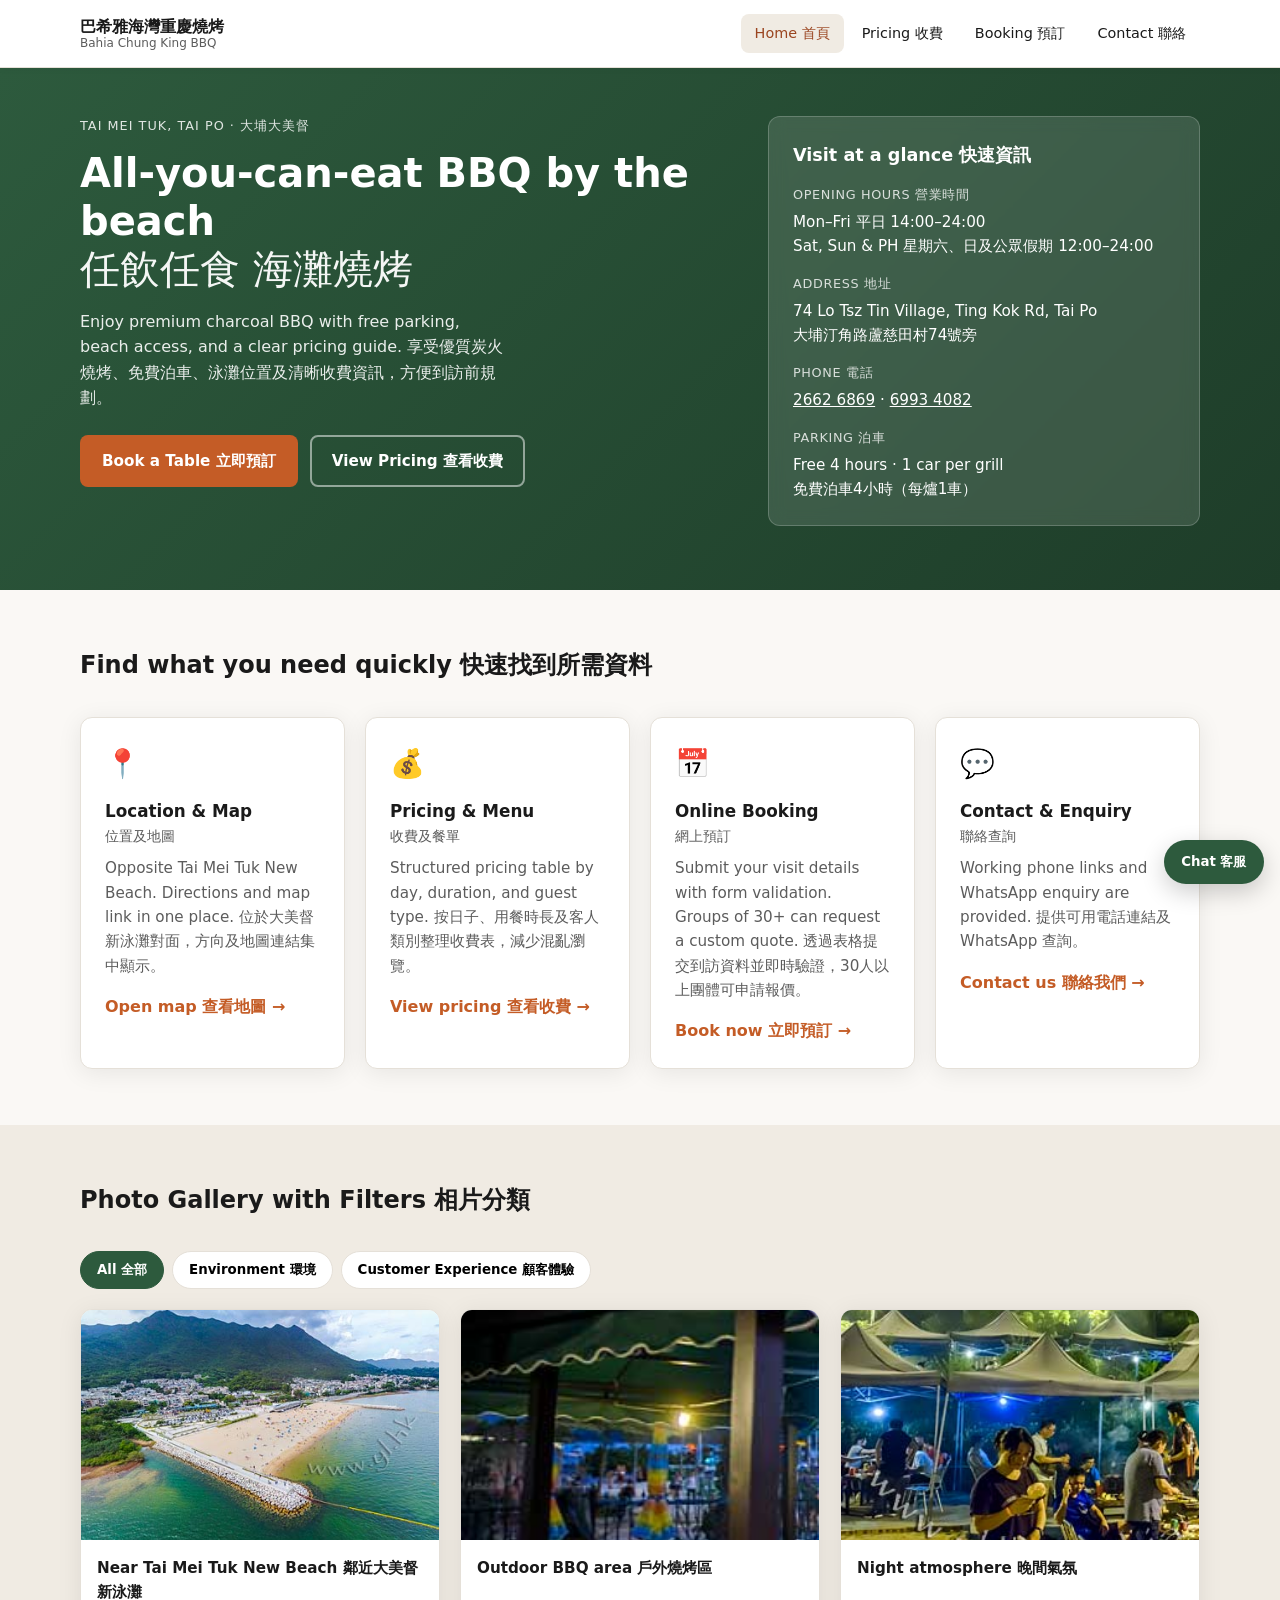
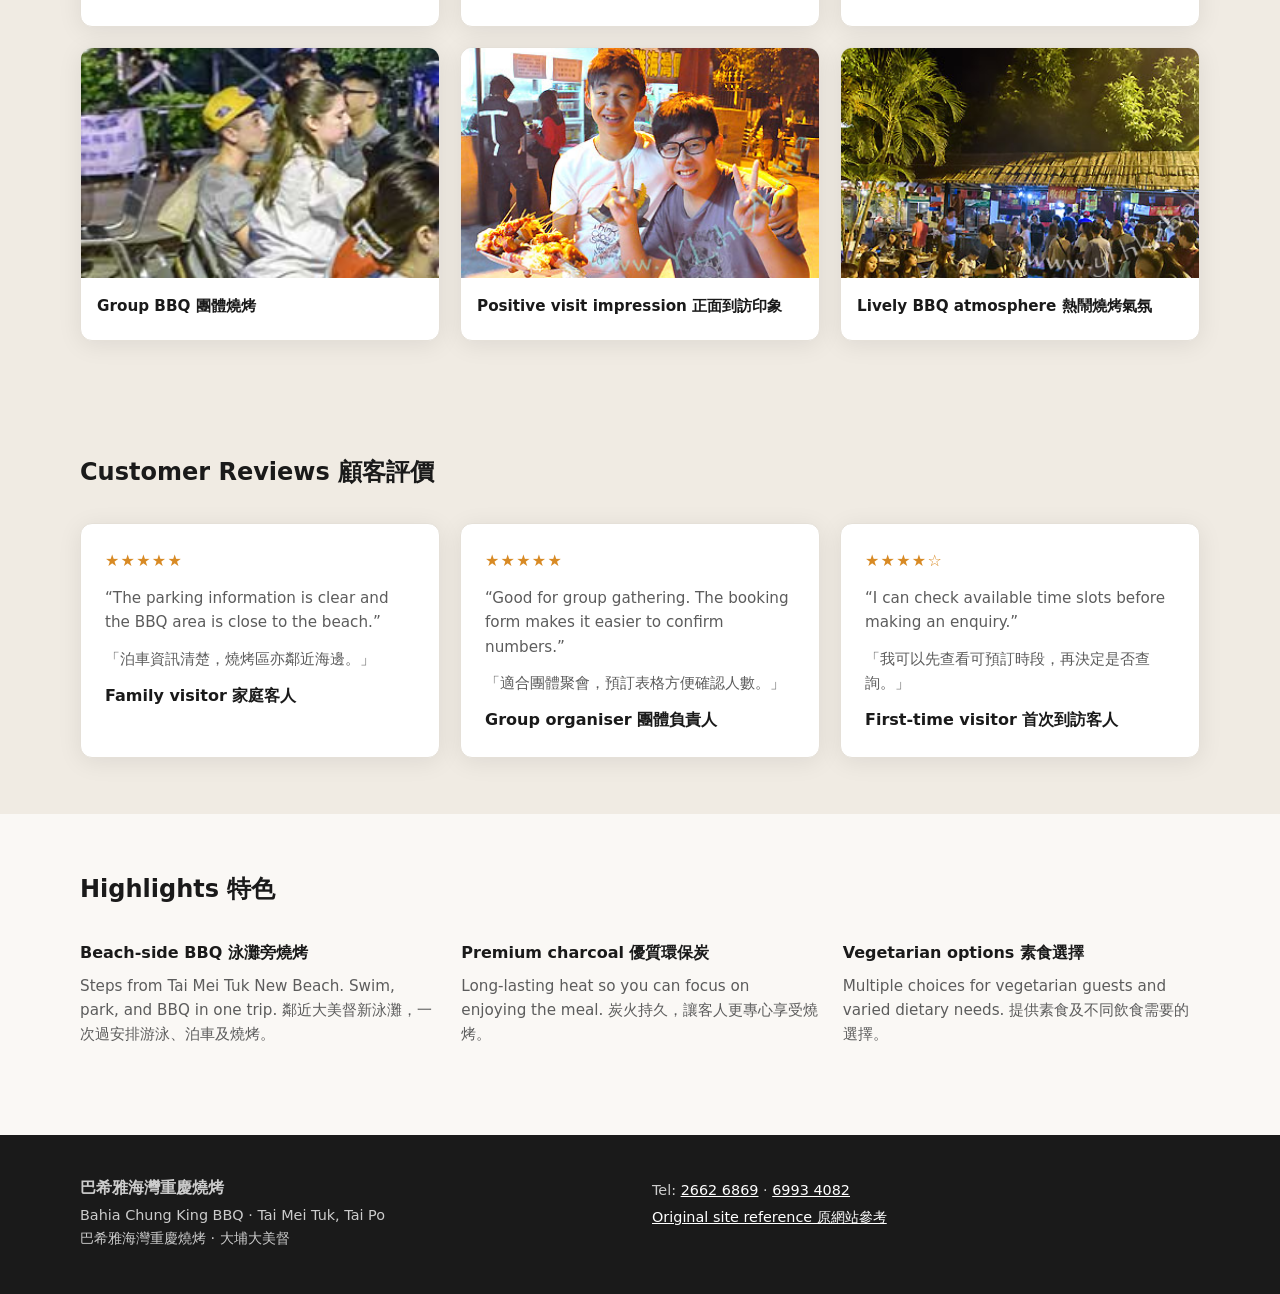
<file: index.html>
<!DOCTYPE html>
<html lang="zh-HK">
<head>
  <meta charset="UTF-8">
  <meta name="viewport" content="width=device-width, initial-scale=1.0">
  <title>巴希雅海灣重慶燒烤 | Bahia BBQ – Home</title>
  <link rel="stylesheet" href="styles.css">
</head>
<body>
  <a class="skip-link" href="#main">Skip to main content 跳到主要內容</a>

  <header class="site-header">
    <div class="container header-inner">
      <a href="index.html" class="logo">
        <span class="logo-zh">巴希雅海灣重慶燒烤</span>
        <span class="logo-en">Bahia Chung King BBQ</span>
      </a>
      <button class="nav-toggle" aria-label="Open menu" aria-expanded="false">
        <span></span><span></span><span></span>
      </button>
      <nav class="main-nav" aria-label="Main navigation">
        <a href="index.html" class="active">Home 首頁</a>
        <a href="pricing.html">Pricing 收費</a>
        <a href="booking.html">Booking 預訂</a>
        <a href="contact.html">Contact 聯絡</a>
      </nav>
    </div>
  </header>

  <main id="main">
    <section class="hero">
      <div class="container hero-grid">
        <div class="hero-content">
          <p class="eyebrow">Tai Mei Tuk, Tai Po · 大埔大美督</p>
          <h1>All-you-can-eat BBQ by the beach<br><span class="hero-sub">任飲任食 海灘燒烤</span></h1>
          <p class="hero-desc">
            Enjoy premium charcoal BBQ with free parking, beach access, and a clear pricing guide.
            享受優質炭火燒烤、免費泊車、泳灘位置及清晰收費資訊，方便到訪前規劃。
          </p>
          <div class="hero-actions">
            <a href="booking.html" class="btn btn-primary">Book a Table 立即預訂</a>
            <a href="pricing.html" class="btn btn-secondary">View Pricing 查看收費</a>
          </div>
        </div>
        <aside class="hero-info-card" aria-label="Quick visit information">
          <h2>Visit at a glance 快速資訊</h2>
          <dl>
            <div>
              <dt>Opening Hours 營業時間</dt>
              <dd>Mon–Fri 平日 14:00–24:00<br>Sat, Sun &amp; PH 星期六、日及公眾假期 12:00–24:00</dd>
            </div>
            <div>
              <dt>Address 地址</dt>
              <dd>74 Lo Tsz Tin Village, Ting Kok Rd, Tai Po<br>大埔汀角路蘆慈田村74號旁</dd>
            </div>
            <div>
              <dt>Phone 電話</dt>
              <dd>
                <a href="tel:+85226626869">2662 6869</a> ·
                <a href="tel:+85269934082">6993 4082</a>
              </dd>
            </div>
            <div>
              <dt>Parking 泊車</dt>
              <dd>Free 4 hours · 1 car per grill<br>免費泊車4小時（每爐1車）</dd>
            </div>
          </dl>
        </aside>
      </div>
    </section>

    <section class="section">
      <div class="container">
        <div class="section-header">
          <h2>Find what you need quickly 快速找到所需資料</h2>
        </div>
        <div class="card-grid">
          <article class="info-card">
            <div class="card-icon" aria-hidden="true">📍</div>
            <h3>Location &amp; Map<br><span>位置及地圖</span></h3>
            <p>Opposite Tai Mei Tuk New Beach. Directions and map link in one place.
            位於大美督新泳灘對面，方向及地圖連結集中顯示。</p>
            <a href="contact.html#map" class="card-link">Open map 查看地圖 →</a>
          </article>
          <article class="info-card">
            <div class="card-icon" aria-hidden="true">💰</div>
            <h3>Pricing &amp; Menu<br><span>收費及餐單</span></h3>
            <p>Structured pricing table by day, duration, and guest type.
            按日子、用餐時長及客人類別整理收費表，減少混亂瀏覽。</p>
            <a href="pricing.html" class="card-link">View pricing 查看收費 →</a>
          </article>
          <article class="info-card">
            <div class="card-icon" aria-hidden="true">📅</div>
            <h3>Online Booking<br><span>網上預訂</span></h3>
            <p>Submit your visit details with form validation. Groups of 30+ can request a custom quote.
            透過表格提交到訪資料並即時驗證，30人以上團體可申請報價。</p>
            <a href="booking.html" class="card-link">Book now 立即預訂 →</a>
          </article>
          <article class="info-card">
            <div class="card-icon" aria-hidden="true">💬</div>
            <h3>Contact &amp; Enquiry<br><span>聯絡查詢</span></h3>
            <p>Working phone links and WhatsApp enquiry are provided.
            提供可用電話連結及 WhatsApp 查詢。</p>
            <a href="contact.html" class="card-link">Contact us 聯絡我們 →</a>
          </article>
        </div>
      </div>
    </section>

    <section class="section section-alt">
      <div class="container">
        <div class="section-header">
          <h2>Photo Gallery with Filters 相片分類</h2>
        </div>
        <div class="gallery-filters" role="group" aria-label="Gallery filters 相片分類篩選">
          <button type="button" class="gallery-filter active" data-filter="all">All 全部</button>
          <button type="button" class="gallery-filter" data-filter="environment">Environment 環境</button>
          <button type="button" class="gallery-filter" data-filter="customer">Customer Experience 顧客體驗</button>
        </div>
        <div class="gallery-grid">
          <figure class="gallery-card gallery-card-large" data-category="environment">
            <img src="images/environment-beach.jpg" alt="Tai Mei Tuk beach near Bahia BBQ 大美督泳灘位置">
            <figcaption>
              <strong>Near Tai Mei Tuk New Beach 鄰近大美督新泳灘</strong>
            </figcaption>
          </figure>
          <figure class="gallery-card" data-category="environment">
            <img src="images/environment-bbq-area.jpg" alt="Bahia outdoor BBQ area 巴希雅戶外燒烤區">
            <figcaption>
              <strong>Outdoor BBQ area 戶外燒烤區</strong>
            </figcaption>
          </figure>
          <figure class="gallery-card" data-category="environment">
            <img src="images/environment-night.jpg" alt="Night BBQ atmosphere 晚間燒烤氣氛">
            <figcaption>
              <strong>Night atmosphere 晚間氣氛</strong>
            </figcaption>
          </figure>
          <figure class="gallery-card" data-category="customer">
            <img src="images/customer-group-bbq.jpg" alt="Customers enjoying BBQ 顧客享受燒烤活動">
            <figcaption>
              <strong>Group BBQ 團體燒烤</strong>
            </figcaption>
          </figure>
          <figure class="gallery-card" data-category="customer">
            <img src="images/customer-feedback.jpg" alt="Customers smiling with BBQ food 顧客與燒烤食物合照">
            <figcaption>
              <strong>Positive visit impression 正面到訪印象</strong>
            </figcaption>
          </figure>
          <figure class="gallery-card gallery-card-wide" data-category="customer">
            <img src="images/customer-crowd.jpg" alt="Busy Bahia BBQ customer area 熱鬧的巴希雅燒烤區">
            <figcaption>
              <strong>Lively BBQ atmosphere 熱鬧燒烤氣氛</strong>
            </figcaption>
          </figure>
        </div>
      </div>
    </section>

    <section class="section section-alt">
      <div class="container">
        <div class="section-header">
          <h2>Customer Reviews 顧客評價</h2>
        </div>
        <div class="review-grid">
          <article class="review-card">
            <div class="stars" aria-label="5 stars">★★★★★</div>
            <p>“The parking information is clear and the BBQ area is close to the beach.”</p>
            <p>「泊車資訊清楚，燒烤區亦鄰近海邊。」</p>
            <strong>Family visitor 家庭客人</strong>
          </article>
          <article class="review-card">
            <div class="stars" aria-label="5 stars">★★★★★</div>
            <p>“Good for group gathering. The booking form makes it easier to confirm numbers.”</p>
            <p>「適合團體聚會，預訂表格方便確認人數。」</p>
            <strong>Group organiser 團體負責人</strong>
          </article>
          <article class="review-card">
            <div class="stars" aria-label="4 stars">★★★★☆</div>
            <p>“I can check available time slots before making an enquiry.”</p>
            <p>「我可以先查看可預訂時段，再決定是否查詢。」</p>
            <strong>First-time visitor 首次到訪客人</strong>
          </article>
        </div>
      </div>
    </section>


    <section class="section">
      <div class="container">
        <div class="section-header">
          <h2>Highlights 特色</h2>
        </div>
        <div class="feature-row">
          <div class="feature-item">
            <h3>Beach-side BBQ 泳灘旁燒烤</h3>
            <p>Steps from Tai Mei Tuk New Beach. Swim, park, and BBQ in one trip.
              鄰近大美督新泳灘，一次過安排游泳、泊車及燒烤。</p>
          </div>
          <div class="feature-item">
            <h3>Premium charcoal 優質環保炭</h3>
            <p>Long-lasting heat so you can focus on enjoying the meal.
              炭火持久，讓客人更專心享受燒烤。</p>
          </div>
          <div class="feature-item">
            <h3>Vegetarian options 素食選擇</h3>
            <p>Multiple choices for vegetarian guests and varied dietary needs.
              提供素食及不同飲食需要的選擇。</p>
          </div>
        </div>
      </div>
    </section>
  </main>

  <footer class="site-footer">
    <div class="container footer-grid">
      <div>
        <strong>巴希雅海灣重慶燒烤</strong>
        <p>Bahia Chung King BBQ · Tai Mei Tuk, Tai Po<br>巴希雅海灣重慶燒烤 · 大埔大美督</p>
      </div>
      <div>
        <p>Tel: <a href="tel:+85226626869">2662 6869</a> · <a href="tel:+85269934082">6993 4082</a></p>
        <p><a href="https://www.yl.hk/bahia/" target="_blank" rel="noopener">Original site reference 原網站參考</a></p>
      </div>
    </div>
  </footer>

  <a href="booking.html" class="mobile-sticky-booking">Book now 立即預訂</a>
  <script src="script.js"></script>
</body>
</html>
</file>
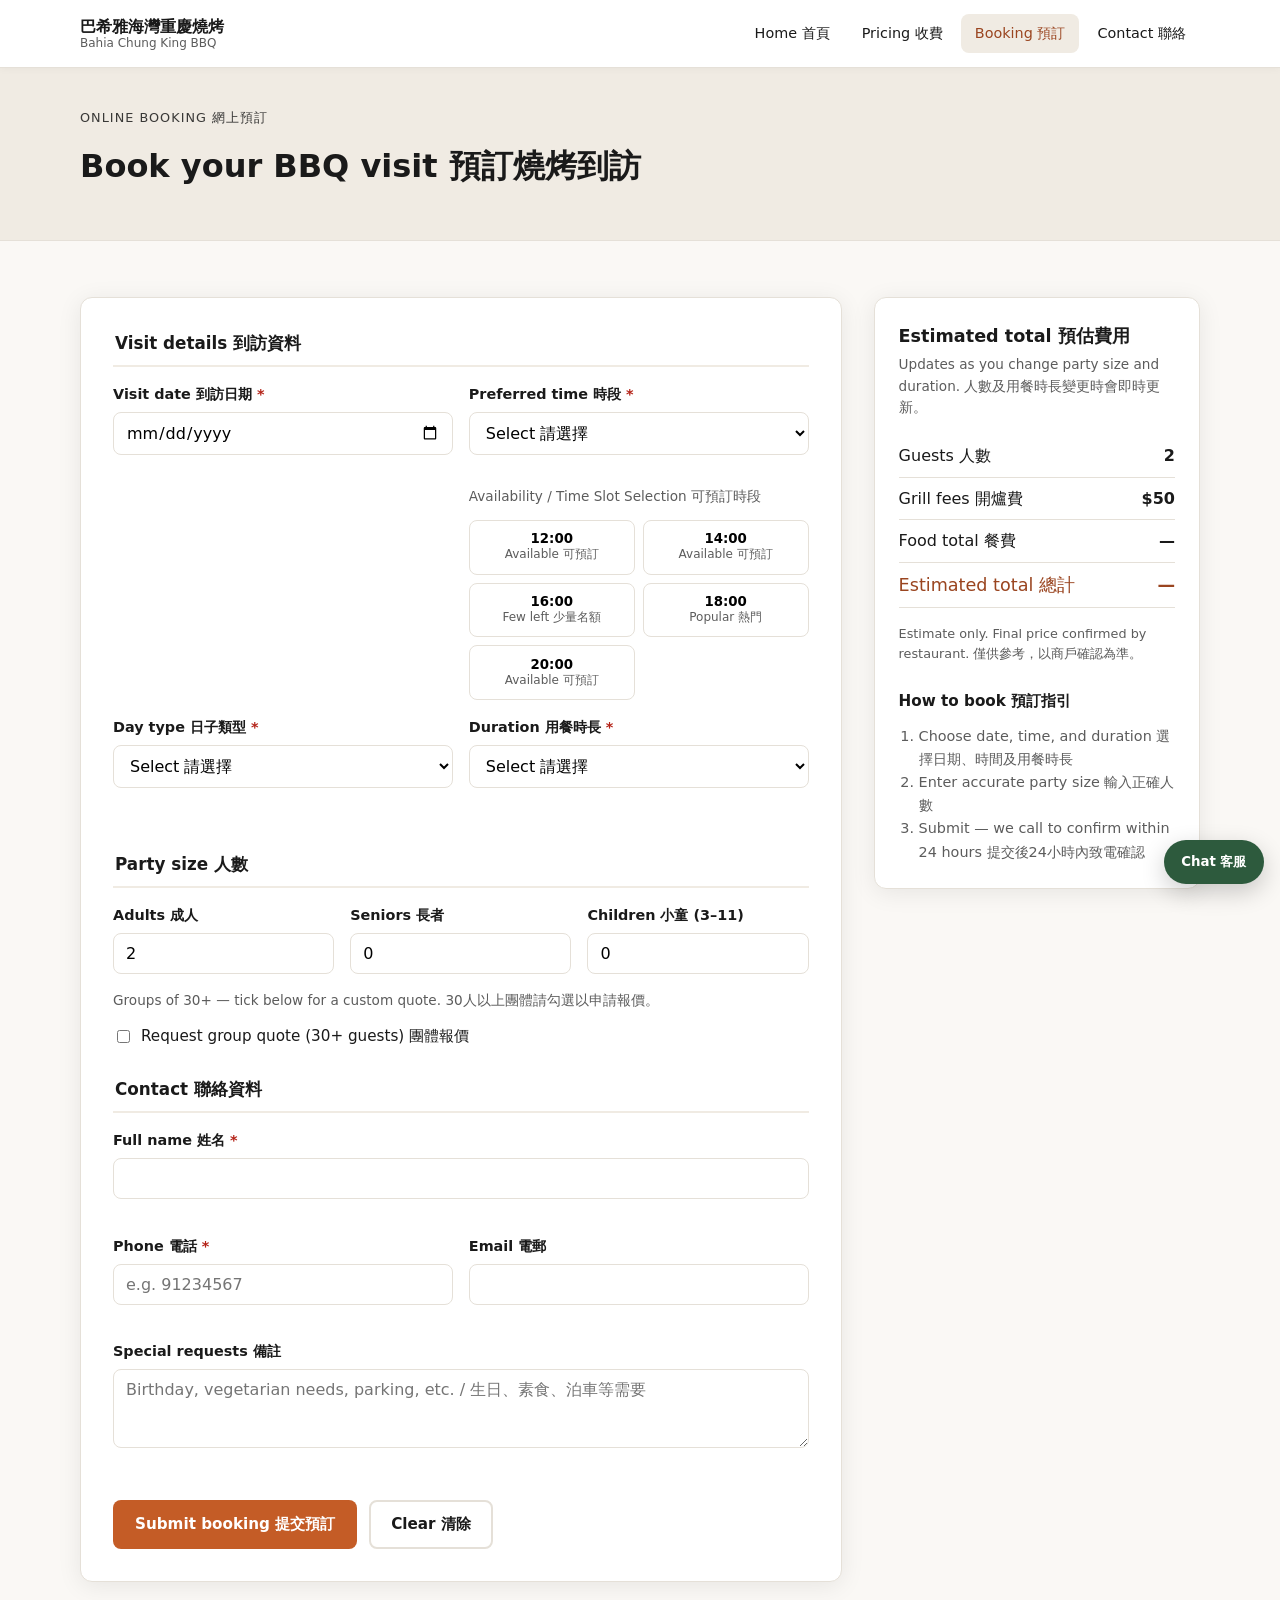
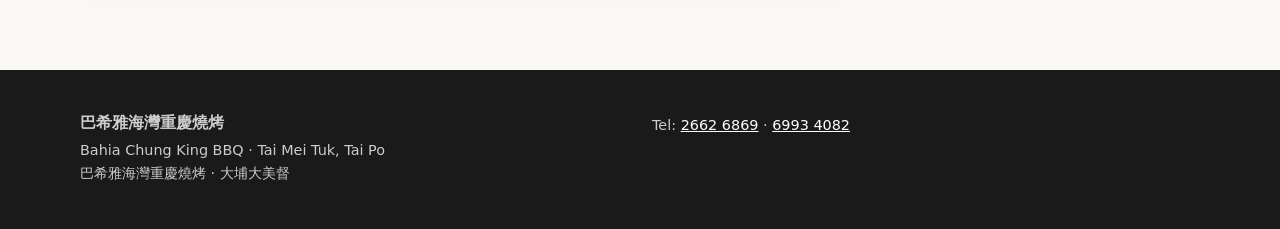
<file: booking.html>
<!DOCTYPE html>
<html lang="zh-HK">
<head>
  <meta charset="UTF-8">
  <meta name="viewport" content="width=device-width, initial-scale=1.0">
  <title>Booking 預訂 | 巴希雅海灣重慶燒烤</title>
  <link rel="stylesheet" href="styles.css">
</head>
<body>
  <a class="skip-link" href="#main">Skip to main content 跳到主要內容</a>

  <header class="site-header">
    <div class="container header-inner">
      <a href="index.html" class="logo">
        <span class="logo-zh">巴希雅海灣重慶燒烤</span>
        <span class="logo-en">Bahia Chung King BBQ</span>
      </a>
      <button class="nav-toggle" aria-label="Open menu" aria-expanded="false">
        <span></span><span></span><span></span>
      </button>
      <nav class="main-nav" aria-label="Main navigation">
        <a href="index.html">Home 首頁</a>
        <a href="pricing.html">Pricing 收費</a>
        <a href="booking.html" class="active">Booking 預訂</a>
        <a href="contact.html">Contact 聯絡</a>
      </nav>
    </div>
  </header>

  <main id="main">
    <section class="page-hero">
      <div class="container">
        <p class="eyebrow">Online Booking 網上預訂</p>
        <h1>Book your BBQ visit 預訂燒烤到訪</h1>
      </div>
    </section>

    <section class="section">
      <div class="container booking-layout">
        <form id="booking-form" class="booking-form" novalidate>
          <fieldset>
            <legend>Visit details 到訪資料</legend>

            <div class="form-row">
              <div class="form-group">
                <label for="visit-date">Visit date 到訪日期 <span class="required">*</span></label>
                <input type="date" id="visit-date" name="visitDate" required>
                <span class="error-msg" id="visit-date-error"></span>
              </div>
              <div class="form-group">
                <label for="visit-time">Preferred time 時段 <span class="required">*</span></label>
                <select id="visit-time" name="visitTime" required>
                  <option value="">Select 請選擇</option>
                  <option value="12:00">12:00</option>
                  <option value="14:00">14:00</option>
                  <option value="16:00">16:00</option>
                  <option value="18:00">18:00</option>
                  <option value="20:00">20:00</option>
                </select>
                <span class="error-msg" id="visit-time-error"></span>
                <div class="time-slot-section" aria-label="Available time slots 可預訂時段">
                  <p class="form-hint">Availability / Time Slot Selection 可預訂時段</p>
                  <div class="time-slot-grid">
                    <button type="button" class="time-slot-btn" data-time="12:00">12:00<br><span>Available 可預訂</span></button>
                    <button type="button" class="time-slot-btn" data-time="14:00">14:00<br><span>Available 可預訂</span></button>
                    <button type="button" class="time-slot-btn" data-time="16:00">16:00<br><span>Few left 少量名額</span></button>
                    <button type="button" class="time-slot-btn" data-time="18:00">18:00<br><span>Popular 熱門</span></button>
                    <button type="button" class="time-slot-btn" data-time="20:00">20:00<br><span>Available 可預訂</span></button>
                  </div>
                </div>
              </div>
            </div>

            <div class="form-row">
              <div class="form-group">
                <label for="day-type">Day type 日子類型 <span class="required">*</span></label>
                <select id="day-type" name="dayType" required>
                  <option value="">Select 請選擇</option>
                  <option value="weekday">Mon–Fri 平日</option>
                  <option value="weekend">Sat, Sun &amp; PH 假期</option>
                </select>
                <span class="error-msg" id="day-type-error"></span>
              </div>
              <div class="form-group">
                <label for="duration">Duration 用餐時長 <span class="required">*</span></label>
                <select id="duration" name="duration" required>
                  <option value="">Select 請選擇</option>
                  <option value="1">1 hour 1小時</option>
                  <option value="2">2 hours 2小時</option>
                  <option value="3">3 hours 3小時</option>
                </select>
                <span class="error-msg" id="duration-error"></span>
              </div>
            </div>
          </fieldset>

          <fieldset>
            <legend>Party size 人數</legend>

            <div class="form-row form-row-3">
              <div class="form-group">
                <label for="adults">Adults 成人</label>
                <input type="number" id="adults" name="adults" min="0" max="50" value="2">
              </div>
              <div class="form-group">
                <label for="seniors">Seniors 長者</label>
                <input type="number" id="seniors" name="seniors" min="0" max="50" value="0">
              </div>
              <div class="form-group">
                <label for="children">Children 小童 (3–11)</label>
                <input type="number" id="children" name="children" min="0" max="50" value="0">
              </div>
            </div>
            <p class="form-hint">Groups of 30+ — tick below for a custom quote. 30人以上團體請勾選以申請報價。</p>
            <label class="checkbox-label">
              <input type="checkbox" id="large-group" name="largeGroup">
              Request group quote (30+ guests) 團體報價
            </label>
          </fieldset>

          <fieldset>
            <legend>Contact 聯絡資料</legend>

            <div class="form-group">
              <label for="name">Full name 姓名 <span class="required">*</span></label>
              <input type="text" id="name" name="name" required autocomplete="name">
              <span class="error-msg" id="name-error"></span>
            </div>

            <div class="form-row">
              <div class="form-group">
                <label for="phone">Phone 電話 <span class="required">*</span></label>
                <input type="tel" id="phone" name="phone" required placeholder="e.g. 91234567" autocomplete="tel">
                <span class="error-msg" id="phone-error"></span>
              </div>
              <div class="form-group">
                <label for="email">Email 電郵</label>
                <input type="email" id="email" name="email" autocomplete="email">
                <span class="error-msg" id="email-error"></span>
              </div>
            </div>

            <div class="form-group">
              <label for="notes">Special requests 備註</label>
              <textarea id="notes" name="notes" rows="3" placeholder="Birthday, vegetarian needs, parking, etc. / 生日、素食、泊車等需要"></textarea>
            </div>
          </fieldset>

          <div class="form-actions">
            <button type="submit" class="btn btn-primary">Submit booking 提交預訂</button>
            <button type="reset" class="btn btn-secondary">Clear 清除</button>
          </div>

          <div id="form-success" class="form-success" hidden role="status">
            <strong>Booking request received 已收到預訂申請</strong>
            <p>This is a prototype — no data is sent to a server. In production, the restaurant would confirm by phone.
            這是原型示範，資料不會傳送到伺服器；正式版本會由餐廳致電確認。</p>
          </div>
        </form>

        <aside class="booking-summary" aria-live="polite">
          <h2>Estimated total 預估費用</h2>
          <p class="summary-note">Updates as you change party size and duration.
          人數及用餐時長變更時會即時更新。</p>
          <dl class="summary-list">
            <div><dt>Guests 人數</dt><dd id="summary-guests">2</dd></div>
            <div><dt>Grill fees 開爐費</dt><dd id="summary-grills">$50</dd></div>
            <div><dt>Food total 餐費</dt><dd id="summary-food">—</dd></div>
            <div class="summary-total"><dt>Estimated total 總計</dt><dd id="summary-total">—</dd></div>
          </dl>
          <p class="summary-disclaimer">Estimate only. Final price confirmed by restaurant. 僅供參考，以商戶確認為準。</p>

          <div class="faq-mini">
            <h3>How to book 預訂指引</h3>
            <ol>
              <li>Choose date, time, and duration 選擇日期、時間及用餐時長</li>
              <li>Enter accurate party size 輸入正確人數</li>
              <li>Submit — we call to confirm within 24 hours 提交後24小時內致電確認</li>
            </ol>
          </div>
        </aside>
      </div>
    </section>
  </main>

  <footer class="site-footer">
    <div class="container footer-grid">
      <div>
        <strong>巴希雅海灣重慶燒烤</strong>
        <p>Bahia Chung King BBQ · Tai Mei Tuk, Tai Po<br>巴希雅海灣重慶燒烤 · 大埔大美督</p>
      </div>
      <div>
        <p>Tel: <a href="tel:+85226626869">2662 6869</a> · <a href="tel:+85269934082">6993 4082</a></p>
      </div>
    </div>
  </footer>

  <a href="booking.html" class="mobile-sticky-booking">Book now 立即預訂</a>
  <script src="script.js"></script>
</body>
</html>
</file>
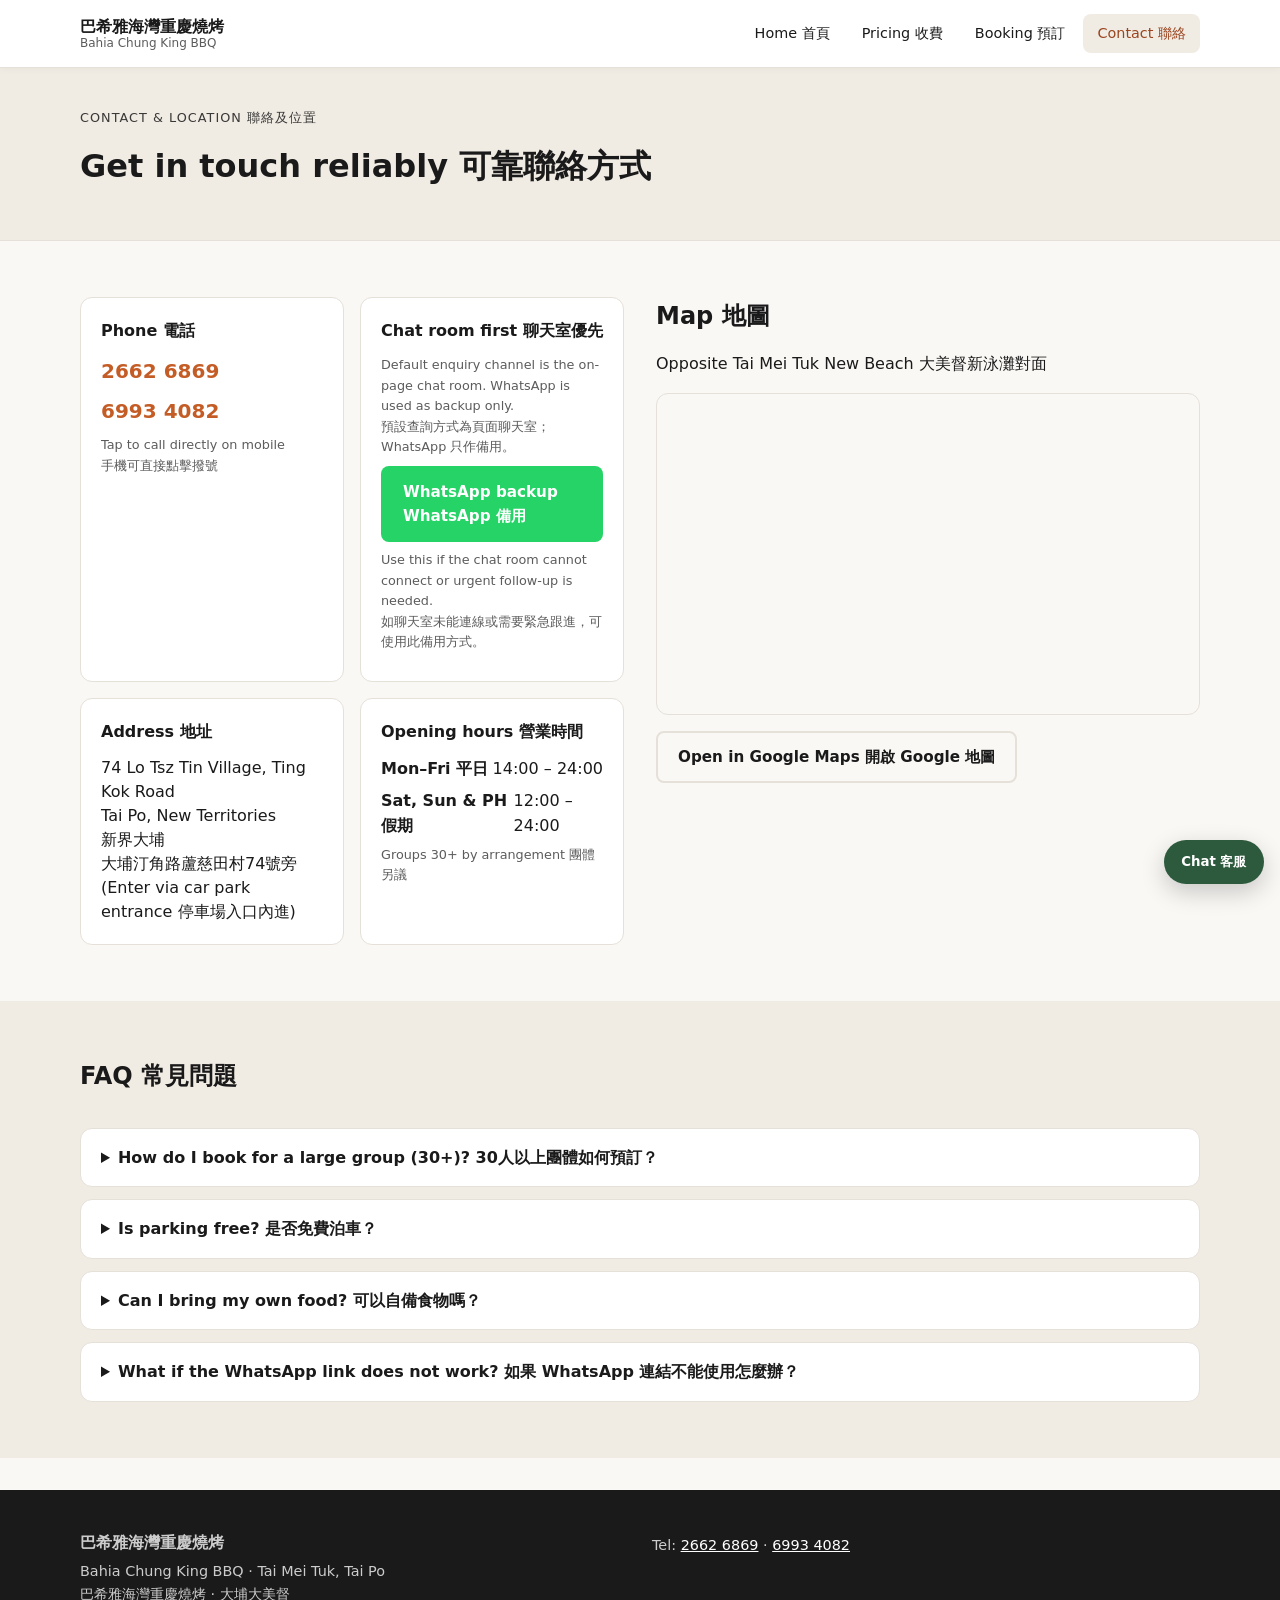
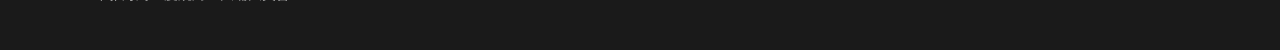
<file: contact.html>
<!DOCTYPE html>
<html lang="zh-HK">
<head>
  <meta charset="UTF-8">
  <meta name="viewport" content="width=device-width, initial-scale=1.0">
  <title>Contact 聯絡 | 巴希雅海灣重慶燒烤</title>
  <link rel="stylesheet" href="styles.css">
</head>
<body>
  <a class="skip-link" href="#main">Skip to main content 跳到主要內容</a>

  <header class="site-header">
    <div class="container header-inner">
      <a href="index.html" class="logo">
        <span class="logo-zh">巴希雅海灣重慶燒烤</span>
        <span class="logo-en">Bahia Chung King BBQ</span>
      </a>
      <button class="nav-toggle" aria-label="Open menu" aria-expanded="false">
        <span></span><span></span><span></span>
      </button>
      <nav class="main-nav" aria-label="Main navigation">
        <a href="index.html">Home 首頁</a>
        <a href="pricing.html">Pricing 收費</a>
        <a href="booking.html">Booking 預訂</a>
        <a href="contact.html" class="active">Contact 聯絡</a>
      </nav>
    </div>
  </header>

  <main id="main">
    <section class="page-hero">
      <div class="container">
        <p class="eyebrow">Contact &amp; Location 聯絡及位置</p>
        <h1>Get in touch reliably 可靠聯絡方式</h1>
      </div>
    </section>

    <section class="section">
      <div class="container contact-grid">
        <div class="contact-cards">
          <article class="contact-card">
            <h2>Phone 電話</h2>
            <p><a href="tel:+85226626869" class="contact-link">2662 6869</a></p>
            <p><a href="tel:+85269934082" class="contact-link">6993 4082</a></p>
            <p class="card-meta">Tap to call directly on mobile<br>手機可直接點擊撥號</p>
          </article>

          <article class="contact-card">
            <h2>Chat room first 聊天室優先</h2>
            <p class="card-meta">Default enquiry channel is the on-page chat room. WhatsApp is used as backup only.<br>預設查詢方式為頁面聊天室；WhatsApp 只作備用。</p>
            <p>
              <a href="https://wa.me/85269934082?text=Hello%2C%20I%20would%20like%20to%20enquire%20about%20Bahia%20BBQ%20booking."
                 class="btn btn-whatsapp" target="_blank" rel="noopener">
                WhatsApp backup WhatsApp 備用
              </a>
            </p>
            <p class="card-meta">Use this if the chat room cannot connect or urgent follow-up is needed.<br>如聊天室未能連線或需要緊急跟進，可使用此備用方式。</p>
          </article>

          <article class="contact-card">
            <h2>Address 地址</h2>
            <address>
              74 Lo Tsz Tin Village, Ting Kok Road<br>
              Tai Po, New Territories<br>新界大埔<br>
              大埔汀角路蘆慈田村74號旁<br>
              (Enter via car park entrance 停車場入口內進)
            </address>
          </article>

          <article class="contact-card">
            <h2>Opening hours 營業時間</h2>
            <dl class="hours-list">
              <div><dt>Mon–Fri 平日</dt><dd>14:00 – 24:00</dd></div>
              <div><dt>Sat, Sun &amp; PH 假期</dt><dd>12:00 – 24:00</dd></div>
            </dl>
            <p class="card-meta">Groups 30+ by arrangement 團體另議</p>
          </article>
        </div>

        <section id="map" class="map-section">
          <h2>Map 地圖</h2>
          <p>Opposite Tai Mei Tuk New Beach 大美督新泳灘對面</p>
          <div class="map-embed">
            <iframe
              title="Bahia BBQ location map"
              src="https://maps.google.com/maps?q=22.472%2C114.237&z=16&output=embed"
              loading="lazy"
              referrerpolicy="no-referrer-when-downgrade"
              allowfullscreen>
            </iframe>
          </div>
          <a href="https://maps.google.com/?q=大埔汀角路蘆慈田村74號" class="btn btn-secondary" target="_blank" rel="noopener">
            Open in Google Maps 開啟 Google 地圖
          </a>
        </section>
      </div>
    </section>

    <section class="section section-alt">
      <div class="container">
        <div class="section-header">
          <h2>FAQ 常見問題</h2>
        </div>
        <div class="faq-list">
          <details>
            <summary>How do I book for a large group (30+)? 30人以上團體如何預訂？</summary>
            <p>Use the <a href="booking.html">booking form 預訂表格</a> and tick “Request group quote”. The restaurant will contact you with a custom arrangement.<br>請使用預訂表格並勾選「團體報價」，餐廳會再聯絡安排。</p>
          </details>
          <details>
            <summary>Is parking free? 是否免費泊車？</summary>
            <p>Yes — free parking for 4 hours with 1 car per grill. First come, first served.<br>是，免費泊車4小時，每爐1車，先到先得。</p>
          </details>
          <details>
            <summary>Can I bring my own food? 可以自備食物嗎？</summary>
            <p>No. All food and drinks must be consumed on-site; outside food is not permitted.<br>不可以，所有食品及飲品只限場內享用。</p>
          </details>
          <details>
            <summary>What if the WhatsApp link does not work? 如果 WhatsApp 連結不能使用怎麼辦？</summary>
            <p>Call <a href="tel:+85226626869">2662 6869</a> or <a href="tel:+85269934082">6993 4082</a> directly. This prototype uses tested tel: and wa.me links.<br>可直接致電 2662 6869 或 6993 4082；本原型使用已測試的電話及 WhatsApp 連結。</p>
          </details>
        </div>
      </div>
    </section>
  </main>

  <footer class="site-footer">
    <div class="container footer-grid">
      <div>
        <strong>巴希雅海灣重慶燒烤</strong>
        <p>Bahia Chung King BBQ · Tai Mei Tuk, Tai Po<br>巴希雅海灣重慶燒烤 · 大埔大美督</p>
      </div>
      <div>
        <p>Tel: <a href="tel:+85226626869">2662 6869</a> · <a href="tel:+85269934082">6993 4082</a></p>
      </div>
    </div>
  </footer>

  <a href="booking.html" class="mobile-sticky-booking">Book now 立即預訂</a>
  <script src="script.js"></script>
</body>
</html>
</file>
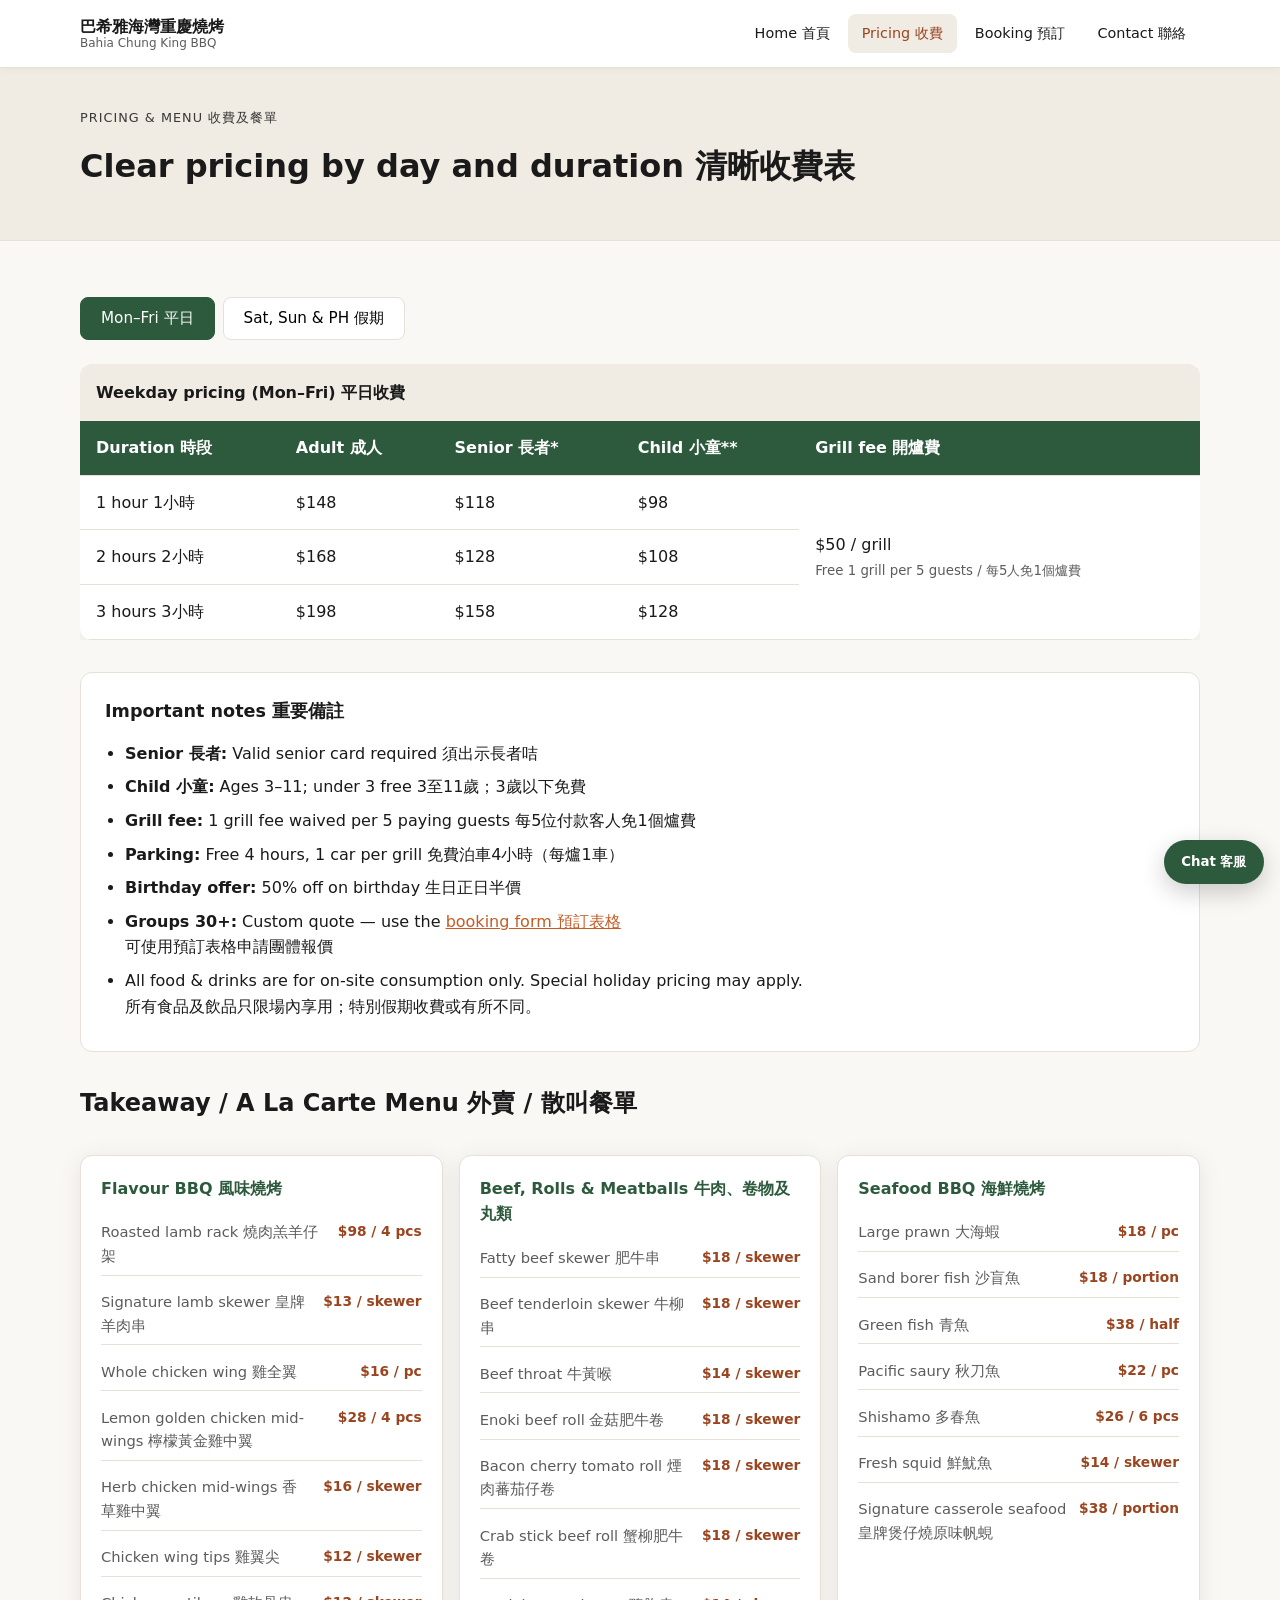
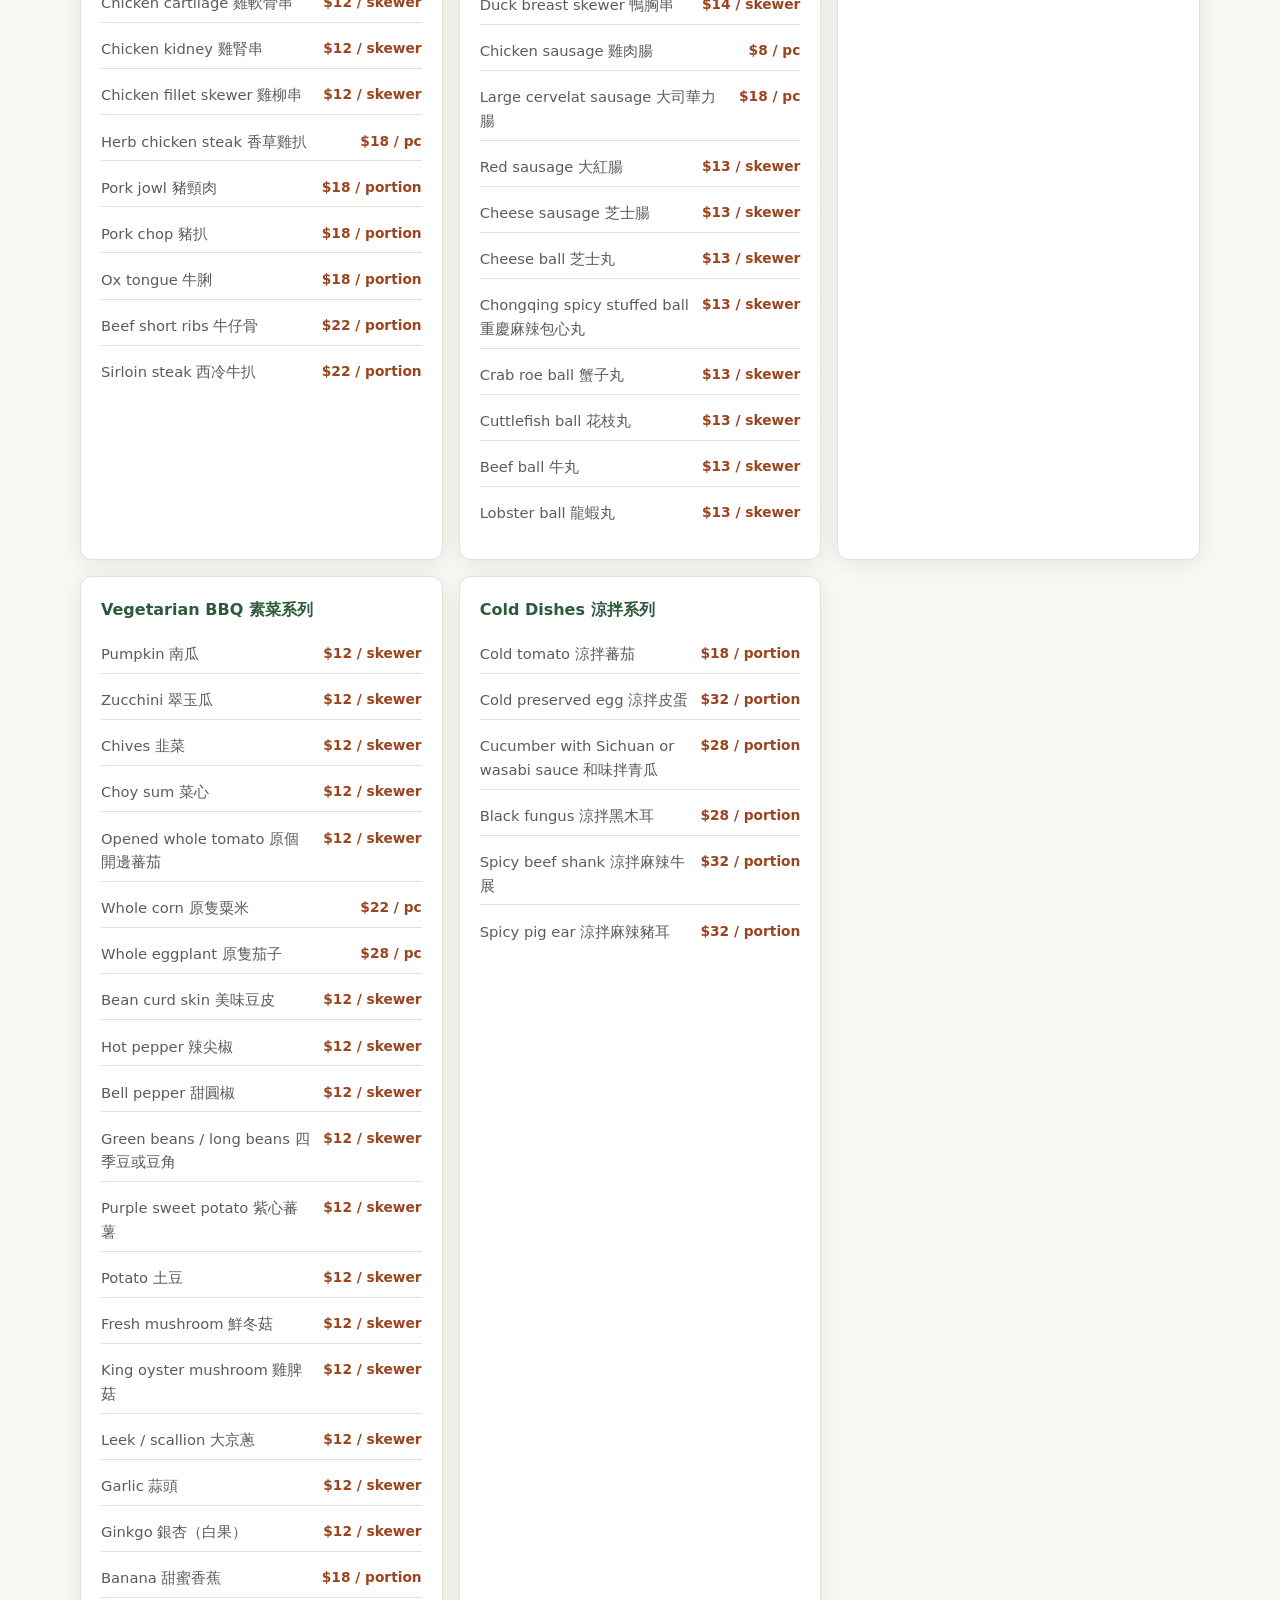
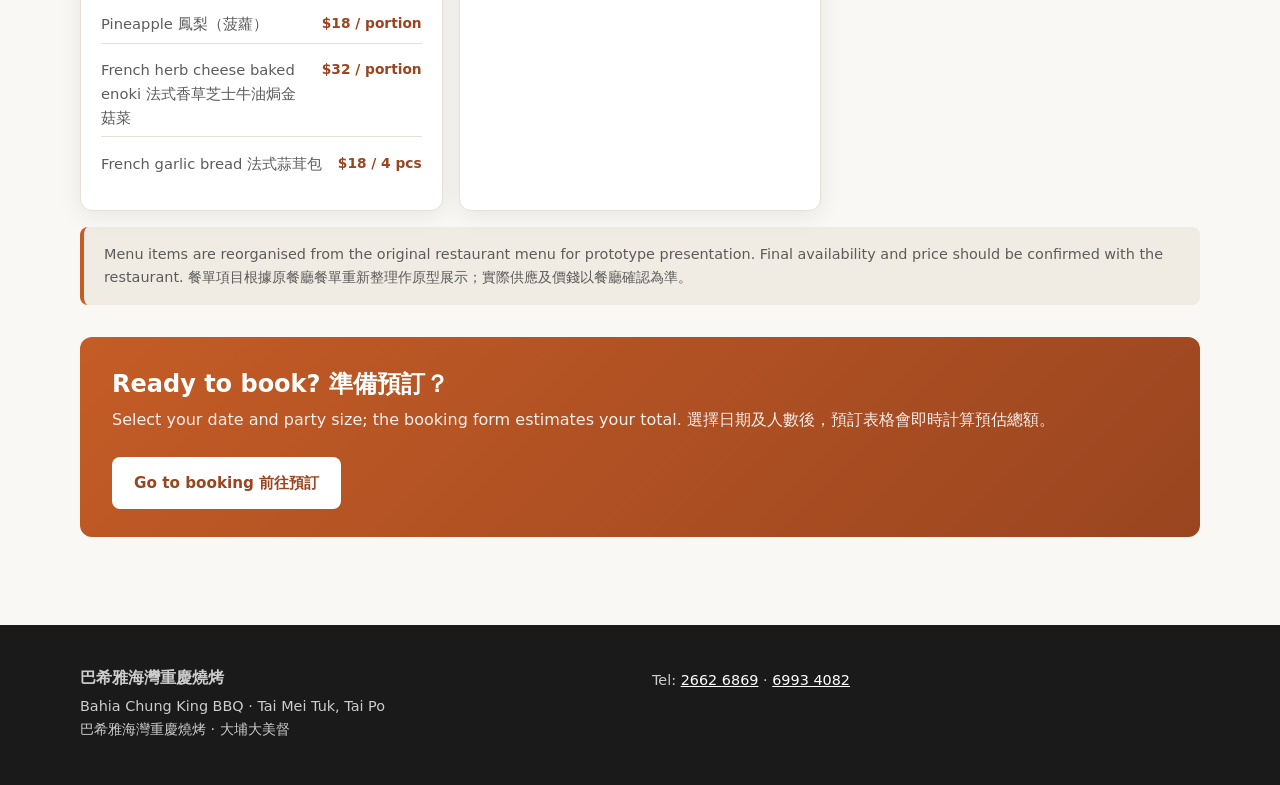
<file: pricing.html>
<!DOCTYPE html>
<html lang="zh-HK">
<head>
  <meta charset="UTF-8">
  <meta name="viewport" content="width=device-width, initial-scale=1.0">
  <title>Pricing 收費 | 巴希雅海灣重慶燒烤</title>
  <link rel="stylesheet" href="styles.css">
</head>
<body>
  <a class="skip-link" href="#main">Skip to main content 跳到主要內容</a>

  <header class="site-header">
    <div class="container header-inner">
      <a href="index.html" class="logo">
        <span class="logo-zh">巴希雅海灣重慶燒烤</span>
        <span class="logo-en">Bahia Chung King BBQ</span>
      </a>
      <button class="nav-toggle" aria-label="Open menu" aria-expanded="false">
        <span></span><span></span><span></span>
      </button>
      <nav class="main-nav" aria-label="Main navigation">
        <a href="index.html">Home 首頁</a>
        <a href="pricing.html" class="active">Pricing 收費</a>
        <a href="booking.html">Booking 預訂</a>
        <a href="contact.html">Contact 聯絡</a>
      </nav>
    </div>
  </header>

  <main id="main">
    <section class="page-hero">
      <div class="container">
        <p class="eyebrow">Pricing &amp; Menu 收費及餐單</p>
        <h1>Clear pricing by day and duration 清晰收費表</h1>
      </div>
    </section>

    <section class="section">
      <div class="container">
        <div class="pricing-tabs" role="tablist" aria-label="Pricing categories">
          <button class="tab-btn active" role="tab" aria-selected="true" data-tab="weekday">Mon–Fri 平日</button>
          <button class="tab-btn" role="tab" aria-selected="false" data-tab="weekend">Sat, Sun &amp; PH 假期</button>
        </div>

        <div class="tab-panel active" id="weekday" role="tabpanel">
          <div class="table-wrap">
            <table class="pricing-table">
              <caption>Weekday pricing (Mon–Fri) 平日收費</caption>
              <thead>
                <tr>
                  <th scope="col">Duration 時段</th>
                  <th scope="col">Adult 成人</th>
                  <th scope="col">Senior 長者*</th>
                  <th scope="col">Child 小童**</th>
                  <th scope="col">Grill fee 開爐費</th>
                </tr>
              </thead>
              <tbody>
                <tr>
                  <td>1 hour 1小時</td>
                  <td>$148</td>
                  <td>$118</td>
                  <td>$98</td>
                  <td rowspan="3">$50 / grill<br><small>Free 1 grill per 5 guests / 每5人免1個爐費</small></td>
                </tr>
                <tr>
                  <td>2 hours 2小時</td>
                  <td>$168</td>
                  <td>$128</td>
                  <td>$108</td>
                </tr>
                <tr>
                  <td>3 hours 3小時</td>
                  <td>$198</td>
                  <td>$158</td>
                  <td>$128</td>
                </tr>
              </tbody>
            </table>
          </div>
        </div>

        <div class="tab-panel" id="weekend" role="tabpanel" hidden>
          <div class="table-wrap">
            <table class="pricing-table">
              <caption>Weekend &amp; public holiday pricing 假期收費</caption>
              <thead>
                <tr>
                  <th scope="col">Duration 時段</th>
                  <th scope="col">Adult 成人</th>
                  <th scope="col">Senior 長者*</th>
                  <th scope="col">Child 小童**</th>
                  <th scope="col">Grill fee 開爐費</th>
                </tr>
              </thead>
              <tbody>
                <tr>
                  <td>3 hours 3小時</td>
                  <td>$218</td>
                  <td>$178</td>
                  <td>—</td>
                  <td>$50 / grill</td>
                </tr>
              </tbody>
            </table>
          </div>
        </div>

        <aside class="notes-panel">
          <h2>Important notes 重要備註</h2>
          <ul>
            <li><strong>Senior 長者:</strong> Valid senior card required 須出示長者咭</li>
            <li><strong>Child 小童:</strong> Ages 3–11; under 3 free 3至11歲；3歲以下免費</li>
            <li><strong>Grill fee:</strong> 1 grill fee waived per 5 paying guests 每5位付款客人免1個爐費</li>
            <li><strong>Parking:</strong> Free 4 hours, 1 car per grill 免費泊車4小時（每爐1車）</li>
            <li><strong>Birthday offer:</strong> 50% off on birthday 生日正日半價</li>
            <li><strong>Groups 30+:</strong> Custom quote — use the <a href="booking.html">booking form 預訂表格</a><br>可使用預訂表格申請團體報價</li>
            <li>All food &amp; drinks are for on-site consumption only. Special holiday pricing may apply.<br>所有食品及飲品只限場內享用；特別假期收費或有所不同。</li>
          </ul>
        </aside>

        <section class="menu-section" aria-labelledby="takeaway-menu-title">
          <div class="section-header">
            <h2 id="takeaway-menu-title">Takeaway / A La Carte Menu 外賣 / 散叫餐單</h2>
          </div>

          <div class="menu-grid menu-grid-large">
            <article class="menu-card">
              <h3>Flavour BBQ 風味燒烤</h3>
              <ul class="menu-price-list">
                <li><span>Roasted lamb rack 燒肉羔羊仔架</span><strong>$98 / 4 pcs</strong></li>
                <li><span>Signature lamb skewer 皇牌羊肉串</span><strong>$13 / skewer</strong></li>
                <li><span>Whole chicken wing 雞全翼</span><strong>$16 / pc</strong></li>
                <li><span>Lemon golden chicken mid-wings 檸檬黃金雞中翼</span><strong>$28 / 4 pcs</strong></li>
                <li><span>Herb chicken mid-wings 香草雞中翼</span><strong>$16 / skewer</strong></li>
                <li><span>Chicken wing tips 雞翼尖</span><strong>$12 / skewer</strong></li>
                <li><span>Chicken cartilage 雞軟骨串</span><strong>$12 / skewer</strong></li>
                <li><span>Chicken kidney 雞腎串</span><strong>$12 / skewer</strong></li>
                <li><span>Chicken fillet skewer 雞柳串</span><strong>$12 / skewer</strong></li>
                <li><span>Herb chicken steak 香草雞扒</span><strong>$18 / pc</strong></li>
                <li><span>Pork jowl 豬頸肉</span><strong>$18 / portion</strong></li>
                <li><span>Pork chop 豬扒</span><strong>$18 / portion</strong></li>
                <li><span>Ox tongue 牛脷</span><strong>$18 / portion</strong></li>
                <li><span>Beef short ribs 牛仔骨</span><strong>$22 / portion</strong></li>
                <li><span>Sirloin steak 西冷牛扒</span><strong>$22 / portion</strong></li>
              </ul>
            </article>

            <article class="menu-card">
              <h3>Beef, Rolls &amp; Meatballs 牛肉、卷物及丸類</h3>
              <ul class="menu-price-list">
                <li><span>Fatty beef skewer 肥牛串</span><strong>$18 / skewer</strong></li>
                <li><span>Beef tenderloin skewer 牛柳串</span><strong>$18 / skewer</strong></li>
                <li><span>Beef throat 牛黃喉</span><strong>$14 / skewer</strong></li>
                <li><span>Enoki beef roll 金菇肥牛卷</span><strong>$18 / skewer</strong></li>
                <li><span>Bacon cherry tomato roll 煙肉蕃茄仔卷</span><strong>$18 / skewer</strong></li>
                <li><span>Crab stick beef roll 蟹柳肥牛卷</span><strong>$18 / skewer</strong></li>
                <li><span>Duck breast skewer 鴨胸串</span><strong>$14 / skewer</strong></li>
                <li><span>Chicken sausage 雞肉腸</span><strong>$8 / pc</strong></li>
                <li><span>Large cervelat sausage 大司華力腸</span><strong>$18 / pc</strong></li>
                <li><span>Red sausage 大紅腸</span><strong>$13 / skewer</strong></li>
                <li><span>Cheese sausage 芝士腸</span><strong>$13 / skewer</strong></li>
                <li><span>Cheese ball 芝士丸</span><strong>$13 / skewer</strong></li>
                <li><span>Chongqing spicy stuffed ball 重慶麻辣包心丸</span><strong>$13 / skewer</strong></li>
                <li><span>Crab roe ball 蟹子丸</span><strong>$13 / skewer</strong></li>
                <li><span>Cuttlefish ball 花枝丸</span><strong>$13 / skewer</strong></li>
                <li><span>Beef ball 牛丸</span><strong>$13 / skewer</strong></li>
                <li><span>Lobster ball 龍蝦丸</span><strong>$13 / skewer</strong></li>
              </ul>
            </article>

            <article class="menu-card">
              <h3>Seafood BBQ 海鮮燒烤</h3>
              <ul class="menu-price-list">
                <li><span>Large prawn 大海蝦</span><strong>$18 / pc</strong></li>
                <li><span>Sand borer fish 沙盲魚</span><strong>$18 / portion</strong></li>
                <li><span>Green fish 青魚</span><strong>$38 / half</strong></li>
                <li><span>Pacific saury 秋刀魚</span><strong>$22 / pc</strong></li>
                <li><span>Shishamo 多春魚</span><strong>$26 / 6 pcs</strong></li>
                <li><span>Fresh squid 鮮魷魚</span><strong>$14 / skewer</strong></li>
                <li><span>Signature casserole seafood 皇牌煲仔燒原味帆蜆</span><strong>$38 / portion</strong></li>
              </ul>
            </article>

            <article class="menu-card">
              <h3>Vegetarian BBQ 素菜系列</h3>
              <ul class="menu-price-list">
                <li><span>Pumpkin 南瓜</span><strong>$12 / skewer</strong></li>
                <li><span>Zucchini 翠玉瓜</span><strong>$12 / skewer</strong></li>
                <li><span>Chives 韭菜</span><strong>$12 / skewer</strong></li>
                <li><span>Choy sum 菜心</span><strong>$12 / skewer</strong></li>
                <li><span>Opened whole tomato 原個開邊蕃茄</span><strong>$12 / skewer</strong></li>
                <li><span>Whole corn 原隻粟米</span><strong>$22 / pc</strong></li>
                <li><span>Whole eggplant 原隻茄子</span><strong>$28 / pc</strong></li>
                <li><span>Bean curd skin 美味豆皮</span><strong>$12 / skewer</strong></li>
                <li><span>Hot pepper 辣尖椒</span><strong>$12 / skewer</strong></li>
                <li><span>Bell pepper 甜圓椒</span><strong>$12 / skewer</strong></li>
                <li><span>Green beans / long beans 四季豆或豆角</span><strong>$12 / skewer</strong></li>
                <li><span>Purple sweet potato 紫心蕃薯</span><strong>$12 / skewer</strong></li>
                <li><span>Potato 土豆</span><strong>$12 / skewer</strong></li>
                <li><span>Fresh mushroom 鮮冬菇</span><strong>$12 / skewer</strong></li>
                <li><span>King oyster mushroom 雞脾菇</span><strong>$12 / skewer</strong></li>
                <li><span>Leek / scallion 大京蔥</span><strong>$12 / skewer</strong></li>
                <li><span>Garlic 蒜頭</span><strong>$12 / skewer</strong></li>
                <li><span>Ginkgo 銀杏（白果）</span><strong>$12 / skewer</strong></li>
                <li><span>Banana 甜蜜香蕉</span><strong>$18 / portion</strong></li>
                <li><span>Pineapple 鳳梨（菠蘿）</span><strong>$18 / portion</strong></li>
                <li><span>French herb cheese baked enoki 法式香草芝士牛油焗金菇菜</span><strong>$32 / portion</strong></li>
                <li><span>French garlic bread 法式蒜茸包</span><strong>$18 / 4 pcs</strong></li>
              </ul>
            </article>

            <article class="menu-card">
              <h3>Cold Dishes 涼拌系列</h3>
              <ul class="menu-price-list">
                <li><span>Cold tomato 涼拌蕃茄</span><strong>$18 / portion</strong></li>
                <li><span>Cold preserved egg 涼拌皮蛋</span><strong>$32 / portion</strong></li>
                <li><span>Cucumber with Sichuan or wasabi sauce 和味拌青瓜</span><strong>$28 / portion</strong></li>
                <li><span>Black fungus 涼拌黑木耳</span><strong>$28 / portion</strong></li>
                <li><span>Spicy beef shank 涼拌麻辣牛展</span><strong>$32 / portion</strong></li>
                <li><span>Spicy pig ear 涼拌麻辣豬耳</span><strong>$32 / portion</strong></li>
              </ul>
            </article>
          </div>

          <p class="menu-note">
            Menu items are reorganised from the original restaurant menu for prototype presentation. Final availability and price should be confirmed with the restaurant.
            餐單項目根據原餐廳餐單重新整理作原型展示；實際供應及價錢以餐廳確認為準。
          </p>
        </section>

        <div class="cta-banner">
          <div>
            <h2>Ready to book? 準備預訂？</h2>
            <p>Select your date and party size; the booking form estimates your total.
              選擇日期及人數後，預訂表格會即時計算預估總額。</p>
          </div>
          <a href="booking.html" class="btn btn-primary">Go to booking 前往預訂</a>
        </div>
      </div>
    </section>
  </main>

  <footer class="site-footer">
    <div class="container footer-grid">
      <div>
        <strong>巴希雅海灣重慶燒烤</strong>
        <p>Bahia Chung King BBQ · Tai Mei Tuk, Tai Po<br>巴希雅海灣重慶燒烤 · 大埔大美督</p>
      </div>
      <div>
        <p>Tel: <a href="tel:+85226626869">2662 6869</a> · <a href="tel:+85269934082">6993 4082</a></p>
      </div>
    </div>
  </footer>

  <a href="booking.html" class="mobile-sticky-booking">Book now 立即預訂</a>
  <script src="script.js"></script>
</body>
</html>
</file>
<file: styles.css>
/* Bahia BBQ – Step 2 UX Prototype */

:root {
  --color-bg: #faf8f5;
  --color-surface: #ffffff;
  --color-primary: #c45c26;
  --color-primary-dark: #9a4520;
  --color-accent: #2d5a3d;
  --color-text: #1a1a1a;
  --color-muted: #5c5c5c;
  --color-border: #e5e0d8;
  --color-alt: #f0ebe3;
  --color-error: #b42318;
  --color-success: #067647;
  --font-sans: "Segoe UI", system-ui, -apple-system, sans-serif;
  --radius: 12px;
  --shadow: 0 4px 24px rgba(0, 0, 0, 0.08);
  --max-width: 1120px;
}

*,
*::before,
*::after {
  box-sizing: border-box;
}

html {
  scroll-behavior: smooth;
}

body {
  margin: 0;
  font-family: var(--font-sans);
  font-size: 1rem;
  line-height: 1.6;
  color: var(--color-text);
  background: var(--color-bg);
}

img {
  max-width: 100%;
  height: auto;
}

a {
  color: var(--color-primary);
}

a:hover {
  color: var(--color-primary-dark);
}

.container {
  width: min(100% - 2rem, var(--max-width));
  margin-inline: auto;
}

.skip-link {
  position: absolute;
  top: -100px;
  left: 1rem;
  padding: 0.5rem 1rem;
  background: var(--color-primary);
  color: #fff;
  z-index: 200;
  border-radius: 4px;
}

.skip-link:focus {
  top: 1rem;
}

/* Header */
.site-header {
  position: sticky;
  top: 0;
  z-index: 100;
  background: var(--color-surface);
  border-bottom: 1px solid var(--color-border);
  box-shadow: 0 1px 8px rgba(0, 0, 0, 0.04);
}

.header-inner {
  display: flex;
  align-items: center;
  justify-content: space-between;
  gap: 1rem;
  padding: 0.875rem 0;
}

.logo {
  text-decoration: none;
  color: inherit;
  display: flex;
  flex-direction: column;
  line-height: 1.2;
}

.logo-zh {
  font-weight: 700;
  font-size: 1rem;
}

.logo-en {
  font-size: 0.75rem;
  color: var(--color-muted);
}

.main-nav {
  display: flex;
  gap: 0.25rem;
}

.main-nav a {
  padding: 0.5rem 0.875rem;
  text-decoration: none;
  color: var(--color-text);
  border-radius: 8px;
  font-size: 0.9rem;
  white-space: nowrap;
}

.main-nav a:hover,
.main-nav a.active {
  background: var(--color-alt);
  color: var(--color-primary-dark);
}

.nav-toggle {
  display: none;
  flex-direction: column;
  gap: 5px;
  background: none;
  border: none;
  padding: 0.5rem;
  cursor: pointer;
}

.nav-toggle span {
  display: block;
  width: 22px;
  height: 2px;
  background: var(--color-text);
}

/* Hero */
.hero {
  background: linear-gradient(135deg, #2d5a3d 0%, #1e3d29 100%);
  color: #fff;
  padding: 3rem 0 4rem;
}

.hero-grid {
  display: grid;
  grid-template-columns: 1.2fr 0.8fr;
  gap: 2.5rem;
  align-items: start;
}

.eyebrow {
  text-transform: uppercase;
  letter-spacing: 0.08em;
  font-size: 0.8rem;
  opacity: 0.85;
  margin: 0 0 0.75rem;
}

.hero h1 {
  font-size: clamp(1.75rem, 4vw, 2.5rem);
  line-height: 1.2;
  margin: 0 0 1rem;
}

.hero-sub {
  font-weight: 500;
  opacity: 0.95;
}

.hero-desc {
  opacity: 0.9;
  max-width: 42ch;
  margin-bottom: 1.5rem;
}

.hero-actions {
  display: flex;
  flex-wrap: wrap;
  gap: 0.75rem;
}

.hero-info-card {
  background: rgba(255, 255, 255, 0.12);
  backdrop-filter: blur(8px);
  border: 1px solid rgba(255, 255, 255, 0.2);
  border-radius: var(--radius);
  padding: 1.5rem;
}

.hero-info-card h2 {
  margin: 0 0 1rem;
  font-size: 1.1rem;
}

.hero-info-card dl {
  margin: 0;
}

.hero-info-card dl > div {
  margin-bottom: 1rem;
}

.hero-info-card dl > div:last-child {
  margin-bottom: 0;
}

.hero-info-card dt {
  font-size: 0.8rem;
  text-transform: uppercase;
  letter-spacing: 0.05em;
  opacity: 0.8;
  margin-bottom: 0.25rem;
}

.hero-info-card dd {
  margin: 0;
  font-size: 0.95rem;
}

.hero-info-card a {
  color: #fff;
}

/* Page hero */
.page-hero {
  background: var(--color-alt);
  padding: 2.5rem 0;
  border-bottom: 1px solid var(--color-border);
}

.page-hero h1 {
  margin: 0 0 0.5rem;
  font-size: clamp(1.5rem, 3vw, 2rem);
}

.page-hero p:last-child {
  margin: 0;
  color: var(--color-muted);
  max-width: 60ch;
}

/* Sections */
.section {
  padding: 3.5rem 0;
}

.section-alt {
  background: var(--color-alt);
}

.section-header {
  margin-bottom: 2rem;
}

.section-header h2 {
  margin: 0 0 0.5rem;
}

.section-header p {
  margin: 0;
  color: var(--color-muted);
}

.lead {
  font-size: 1.1rem;
  color: var(--color-muted);
}

/* Cards */
.card-grid {
  display: grid;
  grid-template-columns: repeat(auto-fit, minmax(240px, 1fr));
  gap: 1.25rem;
}

.info-card {
  background: var(--color-surface);
  border: 1px solid var(--color-border);
  border-radius: var(--radius);
  padding: 1.5rem;
  box-shadow: var(--shadow);
}

.card-icon {
  font-size: 1.75rem;
  margin-bottom: 0.75rem;
}

.info-card h3 {
  margin: 0 0 0.5rem;
  font-size: 1.05rem;
}

.info-card h3 span {
  display: block;
  font-weight: 500;
  color: var(--color-muted);
  font-size: 0.9rem;
}

.info-card p {
  color: var(--color-muted);
  font-size: 0.95rem;
  margin: 0 0 1rem;
}

.card-link {
  font-weight: 600;
  text-decoration: none;
}

/* Gallery */
.gallery-grid {
  display: grid;
  grid-template-columns: repeat(3, 1fr);
  gap: 1.25rem;
}

.gallery-filters {
  display: flex;
  flex-wrap: wrap;
  gap: 0.5rem;
  margin-bottom: 1.25rem;
}

.gallery-filter {
  padding: 0.55rem 1rem;
  border: 1px solid var(--color-border);
  border-radius: 999px;
  background: var(--color-surface);
  font-family: inherit;
  font-weight: 600;
  cursor: pointer;
}

.gallery-filter.active {
  background: var(--color-accent);
  border-color: var(--color-accent);
  color: #fff;
}

.gallery-card {
  margin: 0;
  background: var(--color-surface);
  border: 1px solid var(--color-border);
  border-radius: var(--radius);
  overflow: hidden;
  box-shadow: var(--shadow);
}

.gallery-card-large {
  grid-column: span 1;
}

.gallery-card-wide {
  grid-column: span 1;
}

.gallery-card img {
  display: block;
  width: 100%;
  height: 230px;
  object-fit: cover;
}

.gallery-card figcaption {
  padding: 1rem;
}

.gallery-card strong,
.gallery-card span {
  display: block;
}

.gallery-card strong {
  margin-bottom: 0.35rem;
  font-size: 0.95rem;
}

.gallery-card span {
  color: var(--color-muted);
  font-size: 0.88rem;
}

.gallery-card.is-hidden {
  display: none;
}

.review-grid {
  display: grid;
  grid-template-columns: repeat(auto-fit, minmax(240px, 1fr));
  gap: 1.25rem;
}

.review-card {
  background: var(--color-surface);
  border: 1px solid var(--color-border);
  border-radius: var(--radius);
  padding: 1.5rem;
  box-shadow: var(--shadow);
}

.review-card p {
  margin: 0 0 0.75rem;
  color: var(--color-muted);
  font-size: 0.95rem;
}

.review-card strong {
  display: block;
  margin-top: 0.75rem;
  color: var(--color-text);
}

.stars {
  color: #d88a24;
  letter-spacing: 0.08em;
  margin-bottom: 0.75rem;
}

/* Split layout */
.split {
  display: grid;
  grid-template-columns: 1fr 1fr;
  gap: 2.5rem;
  align-items: start;
}

.improvement-list {
  padding-left: 1.25rem;
}

.improvement-list li {
  margin-bottom: 0.75rem;
}

.highlight-panel {
  background: var(--color-surface);
  border-left: 4px solid var(--color-primary);
  padding: 1.5rem;
  border-radius: var(--radius);
  margin: 0;
  box-shadow: var(--shadow);
}

.highlight-panel blockquote {
  margin: 0 0 0.75rem;
  font-style: italic;
}

.highlight-panel figcaption {
  font-size: 0.85rem;
  color: var(--color-muted);
}

.feature-row {
  display: grid;
  grid-template-columns: repeat(auto-fit, minmax(220px, 1fr));
  gap: 1.5rem;
}

.feature-item h3 {
  margin: 0 0 0.5rem;
  font-size: 1rem;
}

.feature-item p {
  margin: 0;
  color: var(--color-muted);
  font-size: 0.95rem;
}

/* Buttons */
.btn {
  display: inline-flex;
  align-items: center;
  justify-content: center;
  padding: 0.75rem 1.25rem;
  border-radius: 8px;
  font-weight: 600;
  text-decoration: none;
  border: 2px solid transparent;
  cursor: pointer;
  font-size: 0.95rem;
  font-family: inherit;
  transition: background 0.15s, color 0.15s;
}

.btn-primary {
  background: var(--color-primary);
  color: #fff;
}

.btn-primary:hover {
  background: var(--color-primary-dark);
  color: #fff;
}

.btn-secondary {
  background: transparent;
  color: var(--color-text);
  border-color: var(--color-border);
}

.btn-secondary:hover {
  background: var(--color-alt);
  color: var(--color-text);
}

.hero .btn-secondary {
  color: #fff;
  border-color: rgba(255, 255, 255, 0.5);
}

.hero .btn-secondary:hover {
  background: rgba(255, 255, 255, 0.15);
  color: #fff;
}

.btn-whatsapp {
  background: #25d366;
  color: #fff;
}

.btn-whatsapp:hover {
  background: #1da851;
  color: #fff;
}

/* Pricing */
.calculator-panel {
  display: grid;
  grid-template-columns: 1fr;
  gap: 1.25rem;
  background: var(--color-surface);
  border: 1px solid var(--color-border);
  border-radius: var(--radius);
  padding: 1.5rem;
  margin-bottom: 2rem;
  box-shadow: var(--shadow);
}

.calculator-panel h2 {
  margin: 0 0 0.35rem;
}

.calculator-panel p {
  margin: 0;
  color: var(--color-muted);
}

.calculator-grid {
  display: grid;
  grid-template-columns: repeat(auto-fit, minmax(160px, 1fr));
  gap: 1rem;
}

.calculator-grid label {
  display: flex;
  flex-direction: column;
  gap: 0.35rem;
  font-size: 0.9rem;
  font-weight: 600;
}

.calculator-grid input,
.calculator-grid select {
  width: 100%;
  padding: 0.625rem 0.75rem;
  border: 1px solid var(--color-border);
  border-radius: 8px;
  font-family: inherit;
  font-size: 1rem;
}

.takeaway-calculator {
  border: 1px solid var(--color-border);
  border-radius: 12px;
  padding: 1rem;
  background: var(--color-alt);
}

.takeaway-calculator h3 {
  margin: 0 0 0.25rem;
  font-size: 1rem;
}

.takeaway-calculator p {
  margin: 0 0 1rem;
}

.takeaway-grid {
  display: grid;
  grid-template-columns: repeat(auto-fit, minmax(230px, 1fr));
  gap: 0.75rem;
}

.takeaway-grid label {
  display: grid;
  grid-template-columns: 1fr 76px;
  gap: 0.25rem 0.75rem;
  align-items: center;
  background: var(--color-surface);
  border: 1px solid var(--color-border);
  border-radius: 10px;
  padding: 0.75rem;
}

.takeaway-grid span {
  font-weight: 700;
}

.takeaway-grid small {
  color: var(--color-muted);
}

.takeaway-grid input {
  grid-row: span 2;
  width: 76px;
  padding: 0.55rem;
  border: 1px solid var(--color-border);
  border-radius: 8px;
  font-family: inherit;
  font-size: 1rem;
}

.calculator-result {
  display: grid;
  grid-template-columns: repeat(auto-fit, minmax(140px, 1fr));
  gap: 0.75rem;
  margin: 0;
}

.calculator-result > div {
  background: var(--color-alt);
  border-radius: 8px;
  padding: 0.75rem;
}

.calculator-result dt {
  color: var(--color-muted);
  font-size: 0.82rem;
}

.calculator-result dd {
  margin: 0.2rem 0 0;
  font-weight: 700;
}

.calculator-result .calculator-total {
  background: var(--color-accent);
  color: #fff;
}

.calculator-total dt {
  color: rgba(255, 255, 255, 0.82);
}

.pricing-tabs {
  display: flex;
  gap: 0.5rem;
  margin-bottom: 1.5rem;
}

.tab-btn {
  padding: 0.625rem 1.25rem;
  border: 1px solid var(--color-border);
  background: var(--color-surface);
  border-radius: 8px;
  cursor: pointer;
  font-family: inherit;
  font-size: 0.95rem;
}

.tab-btn.active {
  background: var(--color-accent);
  color: #fff;
  border-color: var(--color-accent);
}

.table-wrap {
  overflow-x: auto;
  margin-bottom: 2rem;
}

.pricing-table {
  width: 100%;
  border-collapse: collapse;
  background: var(--color-surface);
  border-radius: var(--radius);
  overflow: hidden;
  box-shadow: var(--shadow);
}

.pricing-table caption {
  text-align: left;
  font-weight: 700;
  padding: 1rem;
  background: var(--color-alt);
}

.pricing-table th,
.pricing-table td {
  padding: 0.875rem 1rem;
  text-align: left;
  border-bottom: 1px solid var(--color-border);
}

.pricing-table th {
  background: var(--color-accent);
  color: #fff;
  font-weight: 600;
}

.pricing-table tbody tr:hover {
  background: #fafafa;
}

.pricing-table small {
  color: var(--color-muted);
}

.notes-panel {
  background: var(--color-surface);
  border: 1px solid var(--color-border);
  border-radius: var(--radius);
  padding: 1.5rem;
  margin-bottom: 2rem;
}

.notes-panel h2 {
  margin: 0 0 1rem;
  font-size: 1.1rem;
}

.notes-panel ul {
  margin: 0;
  padding-left: 1.25rem;
}

.notes-panel li {
  margin-bottom: 0.5rem;
}

.menu-section {
  margin: 2rem 0;
}

.menu-grid {
  display: grid;
  grid-template-columns: repeat(auto-fit, minmax(230px, 1fr));
  gap: 1rem;
  margin-bottom: 1rem;
}

.menu-grid-large {
  grid-template-columns: repeat(auto-fit, minmax(320px, 1fr));
}

.menu-card {
  background: var(--color-surface);
  border: 1px solid var(--color-border);
  border-radius: var(--radius);
  padding: 1.25rem;
  box-shadow: var(--shadow);
}

.menu-card h3 {
  margin: 0 0 0.75rem;
  font-size: 1rem;
  color: var(--color-accent);
}

.menu-card ul {
  margin: 0;
  padding-left: 1.1rem;
}

.menu-card li {
  margin-bottom: 0.45rem;
  color: var(--color-muted);
  font-size: 0.92rem;
}

.menu-price-list {
  list-style: none;
  padding-left: 0 !important;
}

.menu-price-list li {
  display: grid;
  grid-template-columns: 1fr auto;
  gap: 0.75rem;
  align-items: start;
  padding: 0.45rem 0;
  border-bottom: 1px solid var(--color-border);
}

.menu-price-list li:last-child {
  border-bottom: 0;
}

.menu-price-list strong {
  color: var(--color-primary-dark);
  font-size: 0.86rem;
  white-space: nowrap;
}

.menu-note {
  margin: 0 0 2rem;
  padding: 1rem 1.25rem;
  background: var(--color-alt);
  border-left: 4px solid var(--color-primary);
  border-radius: 8px;
  color: var(--color-muted);
  font-size: 0.9rem;
}

.cta-banner {
  display: flex;
  align-items: center;
  justify-content: space-between;
  gap: 1.5rem;
  flex-wrap: wrap;
  background: linear-gradient(135deg, var(--color-primary), var(--color-primary-dark));
  color: #fff;
  padding: 1.75rem 2rem;
  border-radius: var(--radius);
}

.cta-banner h2 {
  margin: 0 0 0.25rem;
}

.cta-banner p {
  margin: 0;
  opacity: 0.9;
}

.cta-banner .btn-primary {
  background: #fff;
  color: var(--color-primary-dark);
}

.cta-banner .btn-primary:hover {
  background: var(--color-alt);
}

/* Booking form */
.booking-layout {
  display: grid;
  grid-template-columns: 1.4fr 0.6fr;
  gap: 2rem;
  align-items: start;
}

.booking-form {
  background: var(--color-surface);
  border: 1px solid var(--color-border);
  border-radius: var(--radius);
  padding: 2rem;
  box-shadow: var(--shadow);
}

.booking-form fieldset {
  border: none;
  margin: 0 0 1.75rem;
  padding: 0;
}

.booking-form legend {
  font-weight: 700;
  font-size: 1.05rem;
  margin-bottom: 1rem;
  padding-bottom: 0.5rem;
  border-bottom: 2px solid var(--color-alt);
  width: 100%;
}

.form-row {
  display: grid;
  grid-template-columns: 1fr 1fr;
  gap: 1rem;
}

.form-row-3 {
  grid-template-columns: repeat(3, 1fr);
}

.form-group {
  margin-bottom: 1rem;
}

.form-group label {
  display: block;
  font-weight: 600;
  margin-bottom: 0.375rem;
  font-size: 0.9rem;
}

.required {
  color: var(--color-error);
}

.form-group input,
.form-group select,
.form-group textarea {
  width: 100%;
  padding: 0.625rem 0.75rem;
  border: 1px solid var(--color-border);
  border-radius: 8px;
  font-family: inherit;
  font-size: 1rem;
  background: #fff;
}

.form-group input:focus,
.form-group select:focus,
.form-group textarea:focus {
  outline: 2px solid var(--color-primary);
  outline-offset: 1px;
  border-color: var(--color-primary);
}

.form-group input.invalid,
.form-group select.invalid {
  border-color: var(--color-error);
}

.error-msg {
  display: block;
  color: var(--color-error);
  font-size: 0.8rem;
  margin-top: 0.25rem;
  min-height: 1.2em;
}

.form-hint {
  font-size: 0.85rem;
  color: var(--color-muted);
  margin: 0 0 0.75rem;
}

.checkbox-label {
  display: flex;
  align-items: center;
  gap: 0.5rem;
  font-size: 0.95rem;
  cursor: pointer;
}

.time-slot-section {
  margin-top: 0.75rem;
}

.time-slot-grid {
  display: grid;
  grid-template-columns: repeat(auto-fit, minmax(110px, 1fr));
  gap: 0.5rem;
}

.time-slot-btn {
  padding: 0.65rem 0.5rem;
  border: 1px solid var(--color-border);
  border-radius: 8px;
  background: var(--color-surface);
  font-family: inherit;
  font-weight: 700;
  cursor: pointer;
}

.time-slot-btn span {
  color: var(--color-muted);
  font-size: 0.75rem;
  font-weight: 500;
}

.time-slot-btn.active {
  border-color: var(--color-primary);
  background: var(--color-primary);
  color: #fff;
}

.time-slot-btn.active span {
  color: rgba(255, 255, 255, 0.85);
}

.form-actions {
  display: flex;
  gap: 0.75rem;
  flex-wrap: wrap;
}

.form-success {
  margin-top: 1.5rem;
  padding: 1rem 1.25rem;
  background: #ecfdf3;
  border: 1px solid #abefc6;
  border-radius: 8px;
  color: var(--color-success);
}

.form-success p {
  margin: 0.5rem 0 0;
  font-size: 0.9rem;
}

.booking-summary {
  background: var(--color-surface);
  border: 1px solid var(--color-border);
  border-radius: var(--radius);
  padding: 1.5rem;
  position: sticky;
  top: 5.5rem;
  box-shadow: var(--shadow);
}

.booking-summary h2 {
  margin: 0 0 0.25rem;
  font-size: 1.1rem;
}

.summary-note {
  font-size: 0.85rem;
  color: var(--color-muted);
  margin: 0 0 1rem;
}

.summary-list {
  margin: 0 0 1rem;
}

.summary-list > div {
  display: flex;
  justify-content: space-between;
  padding: 0.5rem 0;
  border-bottom: 1px solid var(--color-border);
}

.summary-list dt {
  font-weight: 500;
}

.summary-list dd {
  margin: 0;
  font-weight: 700;
}

.summary-total {
  font-size: 1.1rem;
  color: var(--color-primary-dark);
}

.summary-disclaimer {
  font-size: 0.8rem;
  color: var(--color-muted);
  margin: 0 0 1.5rem;
}

.faq-mini h3 {
  margin: 0 0 0.75rem;
  font-size: 0.95rem;
}

.faq-mini ol {
  margin: 0;
  padding-left: 1.25rem;
  font-size: 0.9rem;
  color: var(--color-muted);
}

/* Contact */
.contact-grid {
  display: grid;
  grid-template-columns: 1fr 1fr;
  gap: 2rem;
}

.contact-cards {
  display: grid;
  grid-template-columns: 1fr 1fr;
  gap: 1rem;
}

.contact-card {
  background: var(--color-surface);
  border: 1px solid var(--color-border);
  border-radius: var(--radius);
  padding: 1.25rem;
}

.contact-card h2 {
  margin: 0 0 0.75rem;
  font-size: 1rem;
}

.contact-card p {
  margin: 0 0 0.5rem;
}

.contact-link {
  font-size: 1.25rem;
  font-weight: 700;
  text-decoration: none;
}

.card-meta {
  font-size: 0.8rem;
  color: var(--color-muted);
}

.contact-card address {
  font-style: normal;
  line-height: 1.5;
}

.hours-list {
  margin: 0;
}

.hours-list > div {
  display: flex;
  justify-content: space-between;
  margin-bottom: 0.375rem;
}

.hours-list dt {
  font-weight: 600;
}

.hours-list dd {
  margin: 0;
}

.map-section h2 {
  margin: 0 0 0.5rem;
}

.map-embed {
  border-radius: var(--radius);
  overflow: hidden;
  margin: 1rem 0;
  border: 1px solid var(--color-border);
}

.map-embed iframe {
  display: block;
  width: 100%;
  height: 320px;
  border: 0;
}

.faq-list {
  display: flex;
  flex-direction: column;
  gap: 0.75rem;
}

.faq-list details {
  background: var(--color-surface);
  border: 1px solid var(--color-border);
  border-radius: var(--radius);
  padding: 1rem 1.25rem;
}

.faq-list summary {
  font-weight: 600;
  cursor: pointer;
}

.faq-list p {
  margin: 0.75rem 0 0;
  color: var(--color-muted);
}

.chat-room {
  max-width: 760px;
  background: var(--color-surface);
  border: 1px solid var(--color-border);
  border-radius: var(--radius);
  padding: 1.25rem;
  box-shadow: var(--shadow);
}

.chat-messages {
  display: flex;
  flex-direction: column;
  gap: 0.75rem;
  max-height: 320px;
  overflow-y: auto;
  padding: 0.25rem;
  margin-bottom: 1rem;
}

.chat-message {
  max-width: 82%;
  padding: 0.75rem 1rem;
  border-radius: 12px;
}

.chat-message p {
  margin: 0.25rem 0 0;
}

.chat-message-staff {
  align-self: flex-start;
  background: var(--color-alt);
  color: var(--color-text);
}

.chat-message-user {
  align-self: flex-end;
  background: var(--color-primary);
  color: #fff;
}

.chat-form label {
  display: block;
  margin-bottom: 0.35rem;
  font-weight: 600;
}

.chat-input-row {
  display: grid;
  grid-template-columns: 1fr auto;
  gap: 0.75rem;
}

.chat-input-row input {
  width: 100%;
  padding: 0.7rem 0.8rem;
  border: 1px solid var(--color-border);
  border-radius: 8px;
  font-family: inherit;
  font-size: 1rem;
}

.quick-chat-actions {
  display: flex;
  flex-wrap: wrap;
  gap: 0.5rem;
  margin-top: 0.75rem;
}

.quick-chat-actions button {
  padding: 0.45rem 0.75rem;
  border: 1px solid var(--color-border);
  border-radius: 999px;
  background: var(--color-surface);
  font-family: inherit;
  cursor: pointer;
}

.quick-chat-actions button:hover {
  background: var(--color-alt);
}

.floating-chat {
  position: fixed;
  right: 1rem;
  bottom: 1rem;
  z-index: 170;
}

.floating-chat-toggle {
  padding: 0.8rem 1.1rem;
  border: 0;
  border-radius: 999px;
  background: var(--color-accent);
  color: #fff;
  font-family: inherit;
  font-weight: 700;
  cursor: pointer;
  box-shadow: 0 8px 24px rgba(0, 0, 0, 0.2);
}

.floating-chat-panel {
  display: none;
  position: absolute;
  right: 0;
  bottom: 3.5rem;
  width: min(340px, calc(100vw - 2rem));
  background: var(--color-surface);
  border: 1px solid var(--color-border);
  border-radius: var(--radius);
  box-shadow: var(--shadow);
  overflow: hidden;
}

.floating-chat.open .floating-chat-panel {
  display: block;
}

.floating-chat-header {
  display: flex;
  align-items: center;
  justify-content: space-between;
  gap: 1rem;
  background: var(--color-accent);
  color: #fff;
  padding: 0.8rem 1rem;
}

.floating-chat-header strong {
  display: block;
}

.floating-chat-header small {
  display: block;
  opacity: 0.85;
}

.floating-chat-close {
  border: 0;
  background: rgba(255, 255, 255, 0.16);
  color: #fff;
  border-radius: 50%;
  width: 28px;
  height: 28px;
  cursor: pointer;
}

.floating-chat .chat-room {
  border: 0;
  box-shadow: none;
  border-radius: 0;
  padding: 1rem;
}

.floating-chat .chat-messages {
  max-height: 230px;
}

/* Footer */
.site-footer {
  background: #1a1a1a;
  color: #ccc;
  padding: 2.5rem 0;
  margin-top: 2rem;
}

.footer-grid {
  display: grid;
  grid-template-columns: repeat(auto-fit, minmax(200px, 1fr));
  gap: 1.5rem;
}

.footer-grid p {
  margin: 0.25rem 0;
  font-size: 0.9rem;
}

.footer-grid a {
  color: #fff;
}

.footer-note {
  font-size: 0.8rem !important;
  opacity: 0.7;
}

.mobile-sticky-booking {
  display: none;
  position: fixed;
  left: 1rem;
  right: 1rem;
  bottom: 1rem;
  z-index: 150;
  padding: 0.85rem 1rem;
  border-radius: 999px;
  background: var(--color-primary);
  color: #fff;
  text-align: center;
  font-weight: 700;
  text-decoration: none;
  box-shadow: 0 8px 24px rgba(0, 0, 0, 0.2);
}

.mobile-sticky-booking:hover {
  color: #fff;
  background: var(--color-primary-dark);
}

/* Responsive */
@media (max-width: 900px) {
  .hero-grid,
  .split,
  .booking-layout,
  .contact-grid,
  .gallery-grid {
    grid-template-columns: 1fr;
  }

  .gallery-card-large,
  .gallery-card-wide {
    grid-column: span 1;
  }

  .contact-cards {
    grid-template-columns: 1fr;
  }

  .booking-summary {
    position: static;
  }
}

@media (max-width: 640px) {
  body {
    padding-bottom: 4.5rem;
  }

  .nav-toggle {
    display: flex;
  }

  .main-nav {
    display: none;
    position: absolute;
    top: 100%;
    left: 0;
    right: 0;
    flex-direction: column;
    background: var(--color-surface);
    border-bottom: 1px solid var(--color-border);
    padding: 0.5rem;
  }

  .main-nav.open {
    display: flex;
  }

  .header-inner {
    position: relative;
    flex-wrap: wrap;
  }

  .form-row,
  .form-row-3 {
    grid-template-columns: 1fr;
  }

  .cta-banner {
    flex-direction: column;
    align-items: flex-start;
  }

  .mobile-sticky-booking {
    display: block;
  }

  .floating-chat {
    right: 1rem;
    bottom: 4.7rem;
  }

  .chat-input-row {
    grid-template-columns: 1fr;
  }
}
</file>
